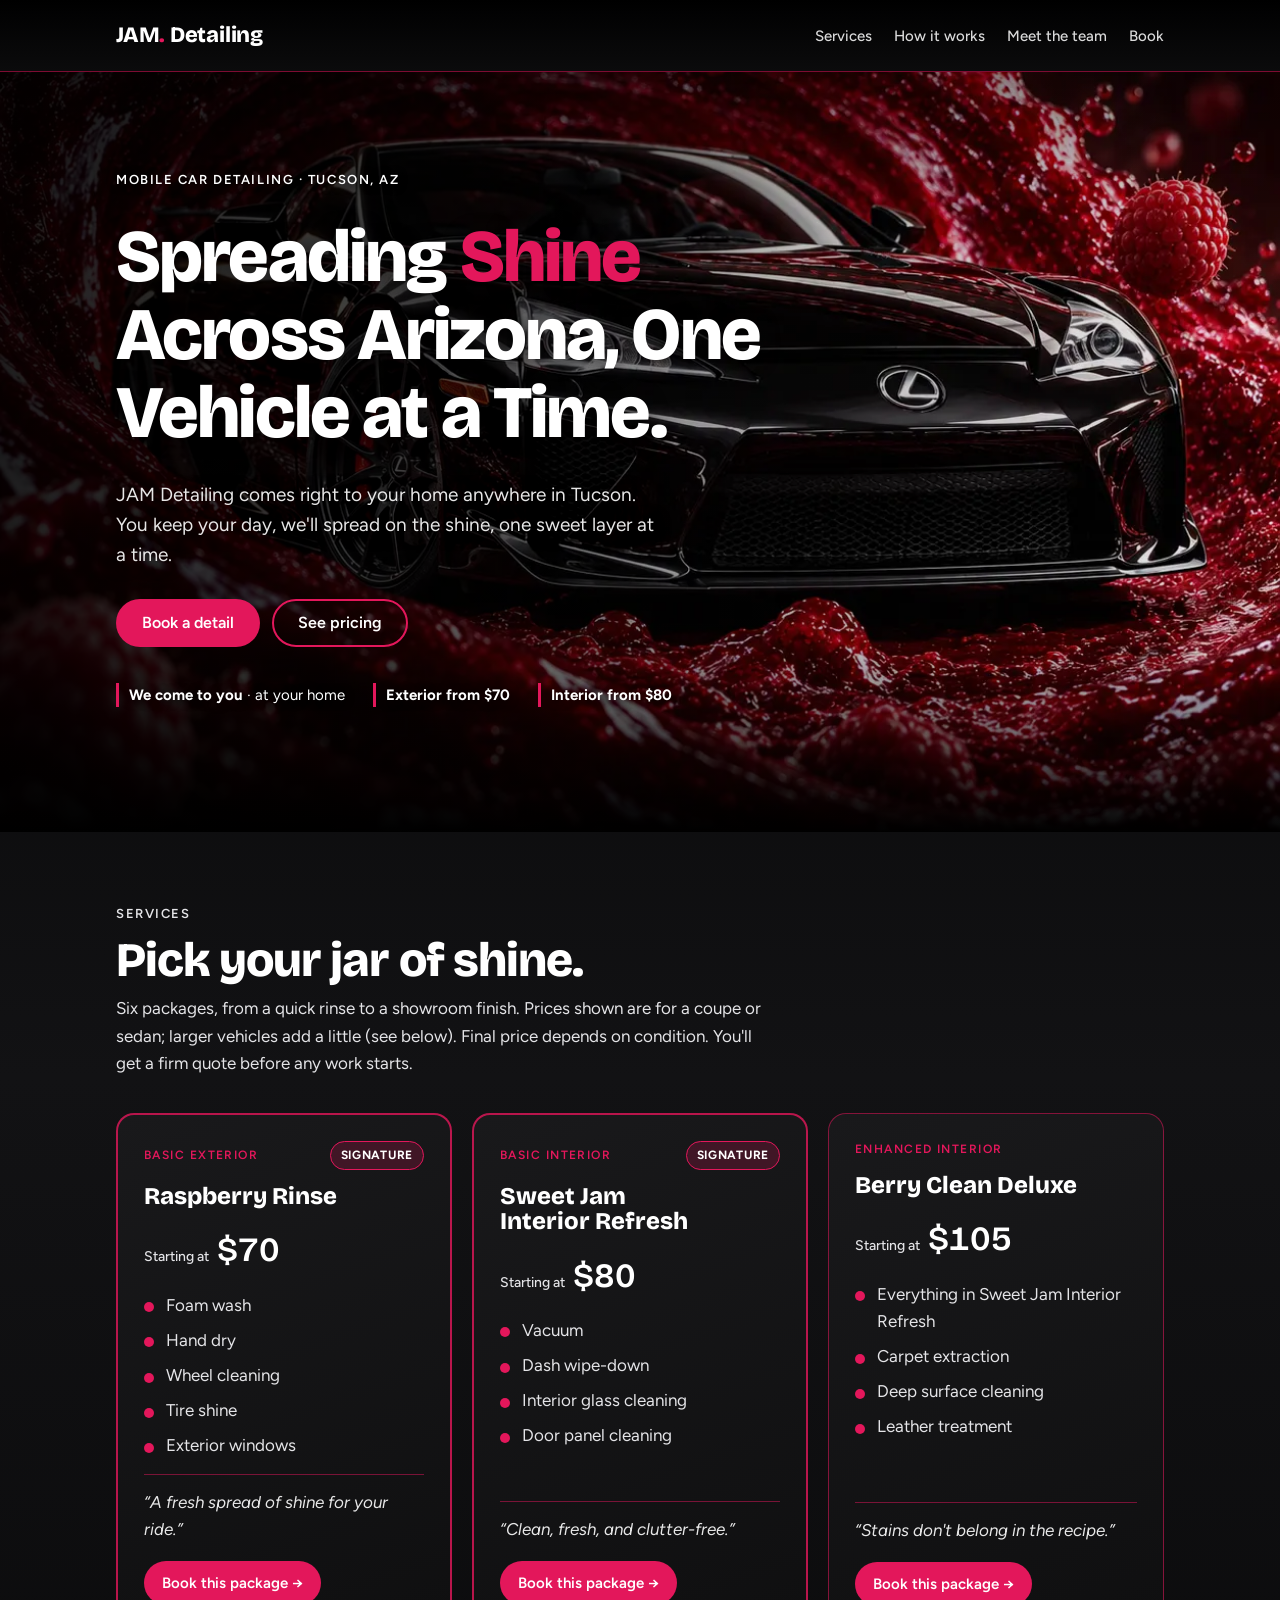
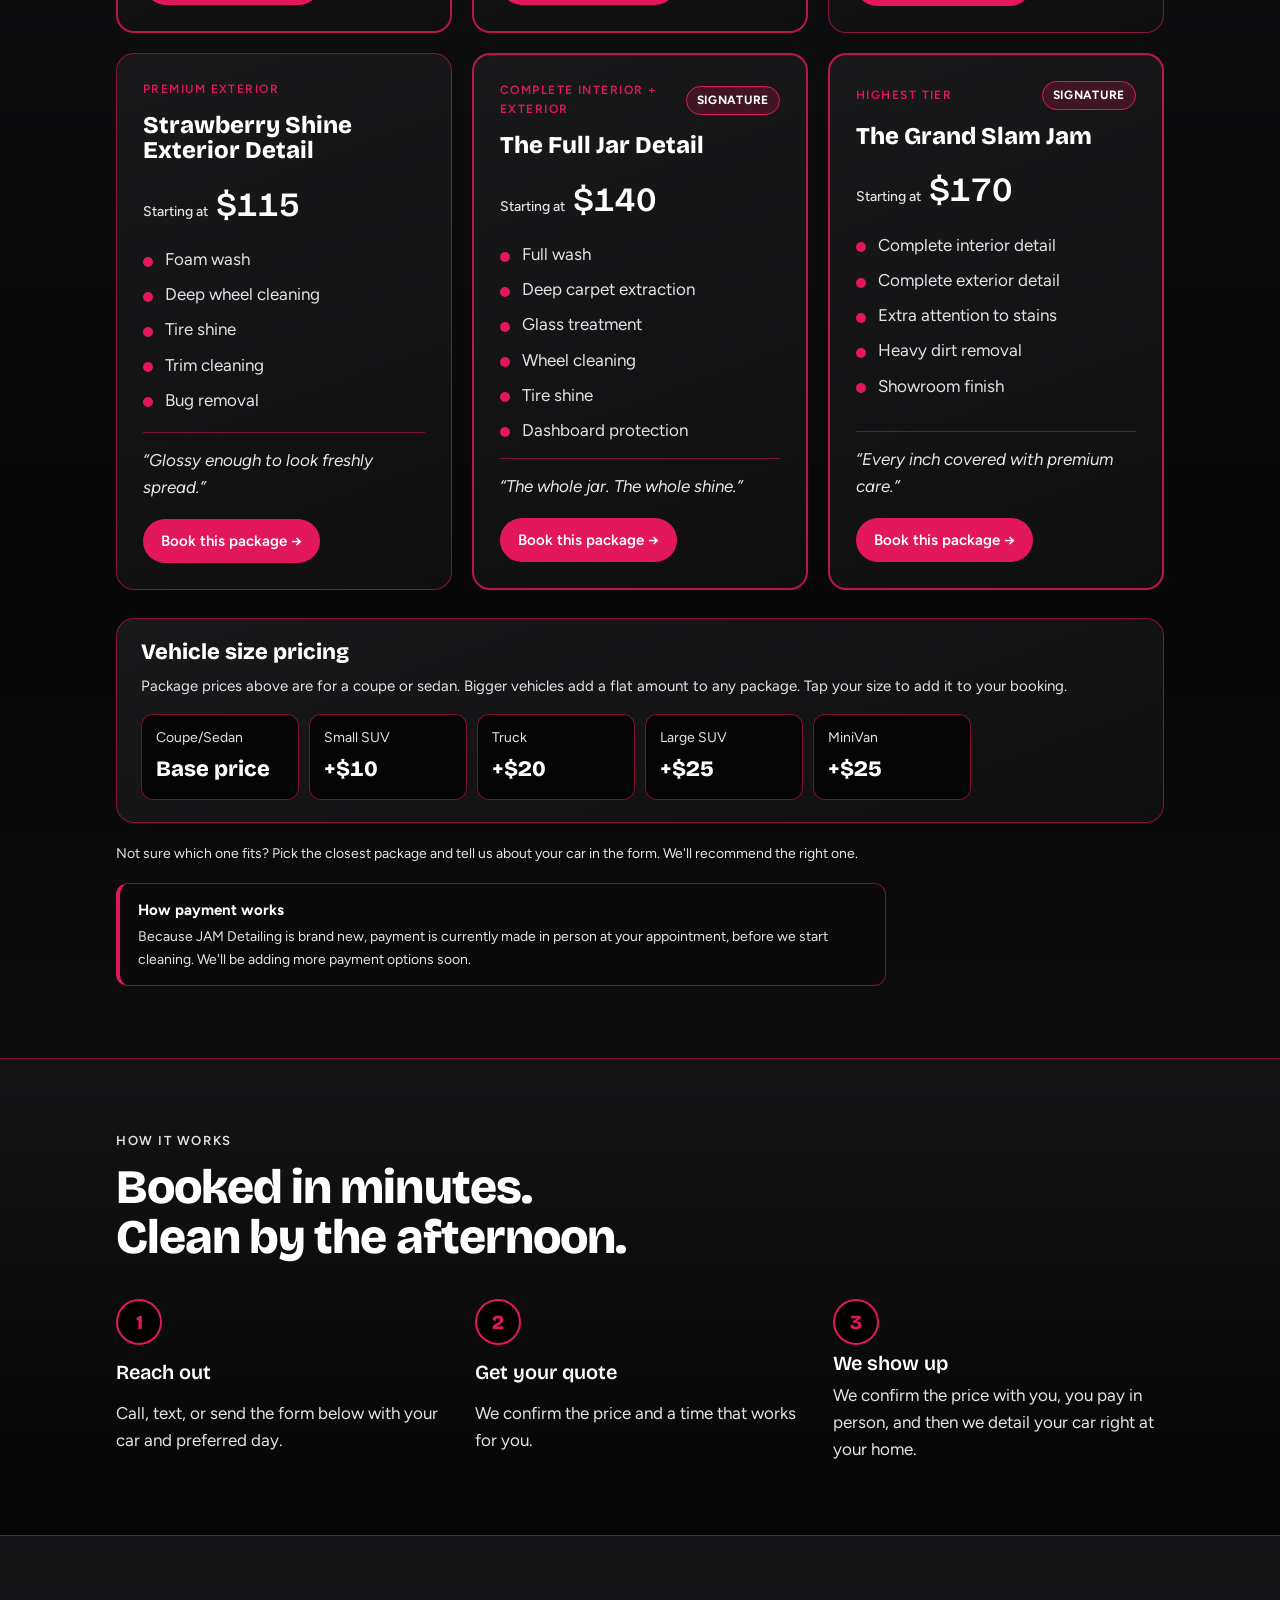
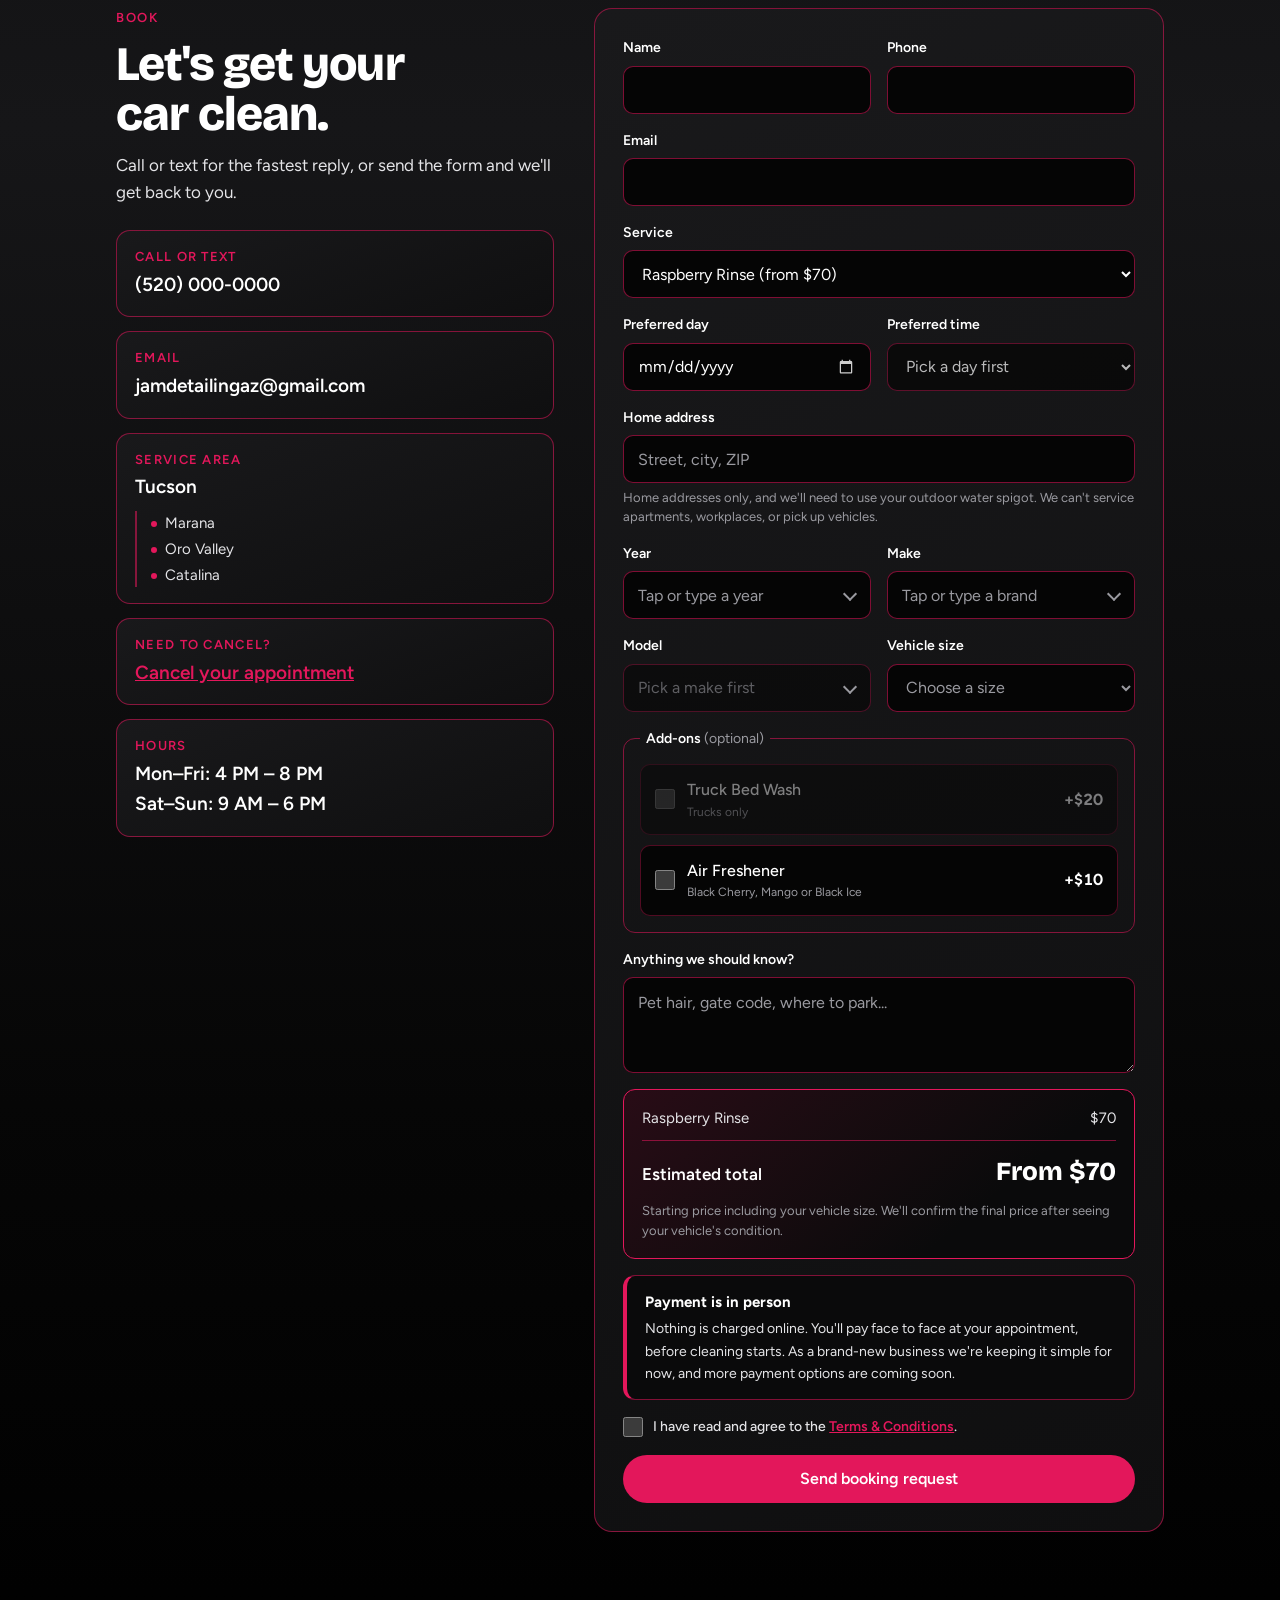
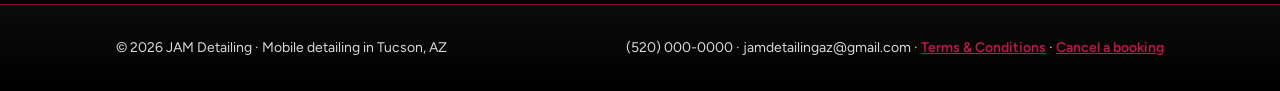
<file: index.html>
<!DOCTYPE html>
<html lang="en">
<head>
<meta charset="utf-8">
<meta name="viewport" content="width=device-width, initial-scale=1">
<meta name="description" content="JAM Detailing: mobile car detailing in Tucson, AZ. Six detailing packages from $70, from a quick exterior rinse to a full showroom finish. We come to you.">
<title>JAM Detailing</title>
<link rel="preconnect" href="https://fonts.googleapis.com">
<link rel="preconnect" href="https://fonts.gstatic.com" crossorigin>
<link rel="preload" as="image" href="assets/hero-car.webp">
<link rel="stylesheet" href="https://fonts.googleapis.com/css2?family=Bricolage+Grotesque:opsz,wght@12..96,600;12..96,800&family=Figtree:wght@400;500;600&display=swap">
<link rel="stylesheet" href="styles.css">
</head>
<body>
<header>
  <div class="wrap nav">
    <a class="logo" href="index.html">JAM<span>.</span> Detailing</a>
    <nav class="nav-links" aria-label="Main">
      <a href="#services">Services</a>
      <a href="#how">How it works</a>
      <a href="team.html">Meet the team</a>
      <a href="#book">Book</a>
    </nav>
  </div>
</header>

<section class="hero" id="top">
  <div class="wrap">
    <p class="eyebrow" style="color: #fff; text-shadow: 0 1px 10px rgba(0,0,0,.9)">Mobile car detailing · Tucson, AZ</p>
    <h1>Spreading <em>Shine</em> Across Arizona, One Vehicle at a Time.</h1>
    <p class="lede">JAM Detailing comes right to your home anywhere in Tucson. You keep your day, we'll spread on the shine, one sweet layer at a time.</p>
    <div class="hero-actions">
      <a class="btn btn-sun" href="#book">Book a detail</a>
      <a class="btn btn-ghost" href="#services">See pricing</a>
    </div>
    <div class="hero-facts">
      <span><b>We come to you</b> · at your home</span>
      <span><b>Exterior from $70</b></span>
      <span><b>Interior from $80</b></span>
    </div>
  </div>
</section>

<section class="band" id="services">
  <div class="wrap">
    <div class="section-head">
      <p class="eyebrow">Services</p>
      <h2>Pick your jar of shine.</h2>
      <p>Six packages, from a quick rinse to a showroom finish. Prices shown are for a coupe or sedan; larger vehicles add a little (see below). Final price depends on condition. You'll get a firm quote before any work starts.</p>
    </div>
    <div class="services">
      <article class="service is-signature" data-service="Raspberry Rinse (from $70)" role="button" tabindex="0" aria-label="Book Raspberry Rinse">
        <div class="service-top"><p class="tier">Basic Exterior</p><span class="badge">Signature</span></div>
        <h3>Raspberry Rinse</h3>
        <p class="price"><small class="from">Starting at</small>$70</p>
        <ul>
          <li>Foam wash</li>
          <li>Hand dry</li>
          <li>Wheel cleaning</li>
          <li>Tire shine</li>
          <li>Exterior windows</li>
        </ul>
        <p class="tagline">&ldquo;A fresh spread of shine for your ride.&rdquo;</p>
        <span class="pick">Book this package <span aria-hidden="true">→</span></span>
      </article>
      <article class="service is-signature" data-service="Sweet Jam Interior Refresh (from $80)" role="button" tabindex="0" aria-label="Book Sweet Jam Interior Refresh">
        <div class="service-top"><p class="tier">Basic Interior</p><span class="badge">Signature</span></div>
        <h3>Sweet Jam Interior Refresh</h3>
        <p class="price"><small class="from">Starting at</small>$80</p>
        <ul>
          <li>Vacuum</li>
          <li>Dash wipe-down</li>
          <li>Interior glass cleaning</li>
          <li>Door panel cleaning</li>
        </ul>
        <p class="tagline">&ldquo;Clean, fresh, and clutter-free.&rdquo;</p>
        <span class="pick">Book this package <span aria-hidden="true">→</span></span>
      </article>
      <article class="service" data-service="Berry Clean Deluxe (from $105)" role="button" tabindex="0" aria-label="Book Berry Clean Deluxe">
        <div class="service-top"><p class="tier">Enhanced Interior</p></div>
        <h3>Berry Clean Deluxe</h3>
        <p class="price"><small class="from">Starting at</small>$105</p>
        <ul>
          <li>Everything in Sweet Jam Interior Refresh</li>
          <li>Carpet extraction</li>
          <li>Deep surface cleaning</li>
          <li>Leather treatment</li>
        </ul>
        <p class="tagline">&ldquo;Stains don&#x27;t belong in the recipe.&rdquo;</p>
        <span class="pick">Book this package <span aria-hidden="true">→</span></span>
      </article>
      <article class="service" data-service="Strawberry Shine Exterior Detail (from $115)" role="button" tabindex="0" aria-label="Book Strawberry Shine Exterior Detail">
        <div class="service-top"><p class="tier">Premium Exterior</p></div>
        <h3>Strawberry Shine Exterior Detail</h3>
        <p class="price"><small class="from">Starting at</small>$115</p>
        <ul>
          <li>Foam wash</li>
          <li>Deep wheel cleaning</li>
          <li>Tire shine</li>
          <li>Trim cleaning</li>
          <li>Bug removal</li>
        </ul>
        <p class="tagline">&ldquo;Glossy enough to look freshly spread.&rdquo;</p>
        <span class="pick">Book this package <span aria-hidden="true">→</span></span>
      </article>
      <article class="service is-signature" data-service="The Full Jar Detail (from $140)" role="button" tabindex="0" aria-label="Book The Full Jar Detail">
        <div class="service-top"><p class="tier">Complete Interior + Exterior</p><span class="badge">Signature</span></div>
        <h3>The Full Jar Detail</h3>
        <p class="price"><small class="from">Starting at</small>$140</p>
        <ul>
          <li>Full wash</li>
          <li>Deep carpet extraction</li>
          <li>Glass treatment</li>
          <li>Wheel cleaning</li>
          <li>Tire shine</li>
          <li>Dashboard protection</li>
        </ul>
        <p class="tagline">&ldquo;The whole jar. The whole shine.&rdquo;</p>
        <span class="pick">Book this package <span aria-hidden="true">→</span></span>
      </article>
      <article class="service is-signature" data-service="The Grand Slam Jam (from $170)" role="button" tabindex="0" aria-label="Book The Grand Slam Jam">
        <div class="service-top"><p class="tier">Highest Tier</p><span class="badge">Signature</span></div>
        <h3>The Grand Slam Jam</h3>
        <p class="price"><small class="from">Starting at</small>$170</p>
        <ul>
          <li>Complete interior detail</li>
          <li>Complete exterior detail</li>
          <li>Extra attention to stains</li>
          <li>Heavy dirt removal</li>
          <li>Showroom finish</li>
        </ul>
        <p class="tagline">&ldquo;Every inch covered with premium care.&rdquo;</p>
        <span class="pick">Book this package <span aria-hidden="true">→</span></span>
      </article>
    </div>
    <div class="size-prices" id="size-prices" aria-labelledby="size-prices-title">
      <h3 id="size-prices-title">Vehicle size pricing</h3>
      <p>Package prices above are for a coupe or sedan. Bigger vehicles add a flat amount to any package. Tap your size to add it to your booking.</p>
      <ul>
        <li><button type="button" class="size-pick" data-size="Coupe/Sedan" aria-pressed="false"><span>Coupe/Sedan</span><b>Base price</b></button></li>
        <li><button type="button" class="size-pick" data-size="Small SUV" aria-pressed="false"><span>Small SUV</span><b>+$10</b></button></li>
        <li><button type="button" class="size-pick" data-size="Truck" aria-pressed="false"><span>Truck</span><b>+$20</b></button></li>
        <li><button type="button" class="size-pick" data-size="Large SUV" aria-pressed="false"><span>Large SUV</span><b>+$25</b></button></li>
        <li><button type="button" class="size-pick" data-size="MiniVan" aria-pressed="false"><span>MiniVan</span><b>+$25</b></button></li>
      </ul>
    </div>
    <p class="price-note">Not sure which one fits? Pick the closest package and tell us about your car in the form. We'll recommend the right one.</p>
    <div class="pay-note" role="note">
      <strong>How payment works</strong>
      <p>Because JAM Detailing is brand new, payment is currently made in person at your appointment, before we start cleaning. We'll be adding more payment options soon.</p>
    </div>
  </div>
</section>

<section class="band how" id="how">
  <div class="wrap">
    <div class="section-head">
      <p class="eyebrow">How it works</p>
      <h2>Booked in minutes. Clean by the afternoon.</h2>
    </div>
    <ol class="steps">
      <li><h3>Reach out</h3><p>Call, text, or send the form below with your car and preferred day.</p></li>
      <li><h3>Get your quote</h3><p>We confirm the price and a time that works for you.</p></li>
      <li><h3>We show up</h3><p>We confirm the price with you, you pay in person, and then we detail your car right at your home.</p></li>
    </ol>
  </div>
</section>

<section class="band" id="book">
  <div class="wrap book-grid">
    <div>
      <p class="eyebrow">Book</p>
      <h2 style="font-size: clamp(32px, 5vw, 48px); font-weight: 800; letter-spacing: -.02em; margin-top: 10px;">Let's get your car clean.</h2>
      <p style="color: var(--muted); margin-top: 12px;">Call or text for the fastest reply, or send the form and we'll get back to you.</p>
      <div class="contact-list">
        <div class="contact"><span>Call or text</span><strong>(520) 000-0000</strong></div>
        <div class="contact"><span>Email</span><strong>jamdetailingaz@gmail.com</strong></div>
        <div class="contact"><span>Service area</span><strong>Tucson</strong>
          <ul class="sub-areas" aria-label="Areas we also cover">
            <li>Marana</li>
            <li>Oro Valley</li>
            <li>Catalina</li>
          </ul>
        </div>
        <div class="contact"><span>Need to cancel?</span><strong><a href="cancel.html">Cancel your appointment</a></strong></div>
        <div class="contact"><span>Hours</span><strong>Mon–Fri: 4 PM – 8 PM<br>Sat–Sun: 9 AM – 6 PM</strong></div>
      </div>
    </div>

    <form id="booking-form" action="https://api.web3forms.com/submit" method="POST">
      <!-- Paste the access key Web3Forms emails you between the quotes below -->
      <input type="hidden" name="access_key" value="fdd90a14-6613-4c3e-94c9-8420f6a2cc3d">
      <input type="hidden" name="subject" value="New booking request - JAM Detailing">
      <input type="hidden" name="from_name" value="JAM Detailing Website">
      <input type="hidden" name="redirect" value="https://web3forms.com/success">
      <input type="checkbox" name="botcheck" style="display:none" tabindex="-1" autocomplete="off">
      <div class="row">
        <label for="f-name">Name<input id="f-name" name="name" required autocomplete="name"></label>
        <label for="f-phone">Phone<input id="f-phone" name="phone" type="tel" required autocomplete="tel"></label>
      </div>
      <label for="f-email">Email<input id="f-email" name="email" type="email" autocomplete="email"></label>
      <label for="f-service">Service
          <select id="f-service" name="service">
            <option data-price="70">Raspberry Rinse (from $70)</option>
            <option data-price="80">Sweet Jam Interior Refresh (from $80)</option>
            <option data-price="105">Berry Clean Deluxe (from $105)</option>
            <option data-price="115">Strawberry Shine Exterior Detail (from $115)</option>
            <option data-price="140">The Full Jar Detail (from $140)</option>
            <option data-price="170">The Grand Slam Jam (from $170)</option>
            <option>Not sure yet, help me choose</option>
          </select>
        </label>
      <div class="row">
        <label for="f-date">Preferred day<input id="f-date" name="date" type="date" required></label>
        <label for="f-time">Preferred time
          <select id="f-time" name="time" required disabled>
            <option value="" disabled selected>Pick a day first</option>
          </select>
        </label>
      </div>
      <label for="f-address">Home address<input id="f-address" name="address" required autocomplete="street-address" placeholder="Street, city, ZIP">
        <small class="field-note">Home addresses only, and we'll need to use your outdoor water spigot. We can't service apartments, workplaces, or pick up vehicles.</small></label>
      <div class="row">
        <div class="field">
          <label for="f-year">Year</label>
          <div class="combo"><input id="f-year" name="vehicle_year" class="combo-input" role="combobox" aria-expanded="false" aria-controls="f-year-list" aria-autocomplete="list" autocomplete="off" inputmode="numeric" placeholder="Tap or type a year">
            <ul class="combo-list" id="f-year-list" role="listbox" hidden></ul></div>
        </div>
        <div class="field">
          <label for="f-make">Make</label>
          <div class="combo"><input id="f-make" name="vehicle_make" class="combo-input" role="combobox" aria-expanded="false" aria-controls="f-make-list" aria-autocomplete="list" autocomplete="off" autocapitalize="words" placeholder="Tap or type a brand">
            <ul class="combo-list" id="f-make-list" role="listbox" hidden></ul></div>
        </div>
      </div>
      <div class="row">
        <div class="field">
          <label for="f-model">Model</label>
          <div class="combo"><input id="f-model" name="vehicle_model" class="combo-input" role="combobox" aria-expanded="false" aria-controls="f-model-list" aria-autocomplete="list" autocomplete="off" autocapitalize="words" placeholder="Pick a make first" disabled>
            <ul class="combo-list" id="f-model-list" role="listbox" hidden></ul></div>
        </div>
        <label for="f-size">Vehicle size
          <select id="f-size" name="vehicle_size" required>
            <option value="" disabled selected>Choose a size</option>
            <option value="Coupe/Sedan" data-price="0">Coupe/Sedan (base price)</option>
            <option value="Small SUV" data-price="10">Small SUV (+$10)</option>
            <option value="Truck" data-price="20">Truck (+$20)</option>
            <option value="Large SUV" data-price="25">Large SUV (+$25)</option>
            <option value="MiniVan" data-price="25">MiniVan (+$25)</option>
          </select>
        </label>
      </div>
      <input type="hidden" name="vehicle" id="f-car" value="">
      <input type="hidden" name="booking_code" id="f-code" value="">
      <fieldset class="addons">
        <legend>Add-ons <span class="opt">(optional)</span></legend>
        <label class="addon" id="addon-bed-wrap"><input type="checkbox" class="addon-box" value="Truck Bed Wash" data-price="20" id="addon-bed">
          <span class="addon-name">Truck Bed Wash<small id="addon-bed-note">Trucks only</small></span><span class="addon-price">+$20</span></label>
        <label class="addon"><input type="checkbox" class="addon-box" value="Air Freshener" data-price="10" id="addon-fresh">
          <span class="addon-name">Air Freshener<small>Black Cherry, Mango or Black Ice</small></span><span class="addon-price">+$10</span></label>
        <label class="scent" for="f-scent" id="scent-wrap" hidden>Air freshener scent
          <select id="f-scent" name="air_freshener_scent" disabled>
            <option>Black Cherry</option>
            <option>Mango</option>
            <option>Black Ice</option>
          </select>
        </label>
        <input type="hidden" name="add_ons" id="f-addons" value="None">
      </fieldset>
      <label for="f-notes">Anything we should know?<textarea id="f-notes" name="notes" placeholder="Pet hair, gate code, where to park..."></textarea></label>
      <div class="quote" id="quote" aria-live="polite">
        <div class="quote-lines" id="quote-lines"></div>
        <div class="quote-total"><span>Estimated total</span><strong id="quote-total">Choose a package</strong></div>
        <p class="quote-note" id="quote-note">Starting prices. We'll confirm your final price after seeing your vehicle's size and condition.</p>
        <input type="hidden" name="estimated_total" id="f-total" value="">
      </div>
      <div class="pay-note pay-note-form" role="note">
        <strong>Payment is in person</strong>
        <p>Nothing is charged online. You'll pay face to face at your appointment, before cleaning starts. As a brand-new business we're keeping it simple for now, and more payment options are coming soon.</p>
      </div>
      <label class="terms-check" for="f-terms"><input type="checkbox" id="f-terms" name="agreed_to_terms" value="Yes" required>
        <span>I have read and agree to the <a href="terms.html" target="_blank" rel="noopener">Terms &amp; Conditions</a>.</span></label>
      <button class="btn btn-sun" type="submit" id="f-submit">Send booking request</button>
      <p class="form-msg" id="form-msg" role="status" hidden></p>
      <div class="form-done" id="form-done" role="status" hidden>
        <div class="form-done-icon" aria-hidden="true">✓</div>
        <h3 id="form-done-title">Request sent!</h3>
        <p id="form-done-text"></p>
        <div class="booking-code" id="done-code" hidden>
          <span>Your booking code</span><strong id="done-code-value"></strong>
          <a id="done-cancel-link" href="cancel.html">Need to cancel? Cancel online</a>
          <small>Screenshot this. You can cancel online up to 24 hours before your appointment.</small>
        </div>
        <p class="form-done-small">Within 24 hours of your appointment, or to change something, call or text us at <span style="white-space: nowrap">(520) 000-0000</span>.</p>
      </div>
    </form>
  </div>
</section>

<footer>
  <div class="wrap">
    <span>© 2026 JAM Detailing · Mobile detailing in Tucson, AZ</span>
    <span>(520) 000-0000 · jamdetailingaz@gmail.com · <a href="terms.html">Terms &amp; Conditions</a> · <a href="cancel.html">Cancel a booking</a></span>
  </div>
</footer>

<script src="assets/config.js"></script>
<script src="assets/vehicles.js"></script>
<script>

  // Year / make / model pickers: tap to see the full list, or type to filter it.
  // Anything typed that isn't on the list is still accepted.
  (function () {
    var DATA = window.JAM_VEHICLES || {};
    var MAKES = Object.keys(DATA).sort();
    var YEARS = [];
    for (var y = new Date().getFullYear() + 1; y >= 1950; y--) YEARS.push(String(y));
    var yearIn = document.getElementById('f-year');
    var makeIn = document.getElementById('f-make');
    var modelIn = document.getElementById('f-model');
    var combined = document.getElementById('f-car');

    function canonicalMake(v) {
      v = v.trim().toLowerCase();
      for (var i = 0; i < MAKES.length; i++) if (MAKES[i].toLowerCase() === v) return MAKES[i];
      return null;
    }
    function models() { var m = canonicalMake(makeIn.value); return m ? DATA[m] : []; }
    function sync() {
      combined.value = [yearIn.value, makeIn.value, modelIn.value].map(function (x) { return x.trim(); }).filter(Boolean).join(' ');
    }
    function refreshModel() {
      var hasMake = makeIn.value.trim() !== '';
      modelIn.disabled = !hasMake;
      modelIn.placeholder = !hasMake ? 'Pick a make first' : (models().length ? 'Tap or type a model' : 'Type your model');
      if (modelIn.value && models().length && !matchExact(models(), modelIn.value)) modelIn.value = '';
      sync();
    }
    function matchExact(list, v) {
      v = v.trim().toLowerCase();
      for (var i = 0; i < list.length; i++) if (list[i].toLowerCase() === v) return list[i];
      return null;
    }
    // Ranks matches: starts with the text first, then a word starting with it, then anywhere.
    function filter(list, q) {
      q = q.trim().toLowerCase();
      if (!q) return list.slice();
      var a = [], b = [], c = [];
      list.forEach(function (item) {
        var l = item.toLowerCase();
        if (l.indexOf(q) === 0) a.push(item);
        else if ((' ' + l.replace(/[-.]/g, ' ')).indexOf(' ' + q) !== -1) b.push(item);
        else if (l.indexOf(q) !== -1) c.push(item);
      });
      return a.concat(b, c);
    }

    function combo(input, getList, onPick) {
      var list = document.getElementById(input.getAttribute('aria-controls'));
      var items = [], active = -1;
      function open(showAll) {
        var all = getList();
        if (!all.length) { close(); return; }
        items = showAll ? all : filter(all, input.value);
        list.innerHTML = '';
        if (!items.length) {
          var li = document.createElement('li');
          li.className = 'combo-empty';
          li.textContent = 'Not on the list? Just type it in.';
          list.appendChild(li);
        }
        items.forEach(function (item, i) {
          var li = document.createElement('li');
          li.role = 'option'; li.id = input.id + '-opt-' + i; li.textContent = item;
          if (item === input.value) li.setAttribute('aria-selected', 'true');
          li.addEventListener('click', function () { pick(item); });
          list.appendChild(li);
        });
        active = -1;
        list.hidden = false;
        input.setAttribute('aria-expanded', 'true');
        var sel = list.querySelector('[aria-selected="true"]');
        list.scrollTop = sel ? sel.offsetTop - 4 : 0;
      }
      function close() {
        list.hidden = true; active = -1;
        input.setAttribute('aria-expanded', 'false');
        input.removeAttribute('aria-activedescendant');
      }
      function pick(item) {
        input.value = item; close(); onPick(); 
      }
      function move(d) {
        var lis = list.querySelectorAll('[role="option"]');
        if (!lis.length) return;
        if (active >= 0) lis[active].classList.remove('is-active');
        active = (active + d + lis.length) % lis.length;
        lis[active].classList.add('is-active');
        lis[active].scrollIntoView({ block: 'nearest' });
        input.setAttribute('aria-activedescendant', lis[active].id);
      }
      list.addEventListener('mousedown', function (e) { e.preventDefault(); });   // keep focus in the box while tapping the list
      input.addEventListener('focus', function () { open(true); });
      input.addEventListener('click', function () { if (list.hidden) open(true); });
      input.addEventListener('input', function () { open(false); onPick(true); });
      input.addEventListener('keydown', function (e) {
        if (e.key === 'ArrowDown') { e.preventDefault(); if (list.hidden) open(true); else move(1); }
        else if (e.key === 'ArrowUp') { e.preventDefault(); move(-1); }
        else if (e.key === 'Enter' && !list.hidden) {
          e.preventDefault();
          var lis = list.querySelectorAll('[role="option"]');
          if (active >= 0) pick(lis[active].textContent);
          else if (lis.length === 1 || (lis.length && input.value.trim())) pick(lis[0].textContent);
          else close();
        }
        else if (e.key === 'Escape') close();
      });
      input.addEventListener('blur', function () {
        close();
        var exact = matchExact(getList(), input.value);   // fix capitalization if it matches a listed option
        if (exact) input.value = exact;
        onPick();
      });
    }

    combo(yearIn, function () { return YEARS; }, sync);
    combo(makeIn, function () { return MAKES; }, function (typing) { if (!typing) refreshModel(); else { modelIn.disabled = makeIn.value.trim() === ''; sync(); } });
    combo(modelIn, models, sync);
    document.getElementById('booking-form').addEventListener('reset', function () { setTimeout(refreshModel, 0); });
    refreshModel();
  })();

  // Clicking a service card selects that service in the form, then scrolls to the vehicle size box.
  (function () {
    var select = document.getElementById('f-service');
    var cards = document.querySelectorAll('.service[data-service]');
    var smooth = !window.matchMedia('(prefers-reduced-motion: reduce)').matches;
    // Highlights the card that matches the chosen service and swaps its button text
    function mark(value) {
      cards.forEach(function (c) {
        var on = c.dataset.service === value;
        c.classList.toggle('is-picked', on);
        c.setAttribute('aria-pressed', on ? 'true' : 'false');
        var btn = c.querySelector('.pick');
        if (btn) btn.innerHTML = on ? 'Selected <span aria-hidden="true">✓</span>' : 'Book this package <span aria-hidden="true">→</span>';
      });
    }
    document.getElementById('booking-form').addEventListener('reset', function () { mark(null); });
    function pick(value) {
      select.value = value;
      if (window.jamUpdateQuote) window.jamUpdateQuote();
      mark(value);
      // Next step: pick a vehicle size in the box right below the packages
      var sizes = document.getElementById('size-prices');
      sizes.scrollIntoView({ behavior: smooth ? 'smooth' : 'auto', block: 'center' });
      sizes.classList.remove('flash'); void sizes.offsetWidth; sizes.classList.add('flash');
    }
    cards.forEach(function (card) {
      card.addEventListener('click', function () { pick(card.dataset.service); });
      card.addEventListener('keydown', function (e) {
        if (e.key === 'Enter' || e.key === ' ') { e.preventDefault(); pick(card.dataset.service); }
      });
    });
    var both = document.querySelector('.pick-both');
    if (both) both.addEventListener('click', function (e) { e.preventDefault(); pick(both.dataset.service); });
    select.addEventListener('change', function () {
      mark(select.value);
    });
  })();

  // Clicking a vehicle size tile picks that size in the form, then scrolls to the booking form.
  (function () {
    var size = document.getElementById('f-size');
    var tiles = document.querySelectorAll('.size-pick');
    var smooth = !window.matchMedia('(prefers-reduced-motion: reduce)').matches;
    function mark() {
      tiles.forEach(function (t) {
        var on = t.dataset.size === size.value;
        t.classList.toggle('is-picked', on);
        t.setAttribute('aria-pressed', on ? 'true' : 'false');
      });
    }
    tiles.forEach(function (t) {
      t.addEventListener('click', function () {
        size.value = t.dataset.size;
        if (window.jamUpdateQuote) window.jamUpdateQuote();
        mark();
        document.getElementById('booking-form').scrollIntoView({ behavior: smooth ? 'smooth' : 'auto', block: 'start' });
        size.classList.remove('flash'); void size.offsetWidth; size.classList.add('flash');
        setTimeout(function () { document.getElementById('f-name').focus({ preventScroll: true }); }, smooth ? 600 : 0);
      });
    });
    size.addEventListener('change', mark);
    document.getElementById('booking-form').addEventListener('reset', function () { setTimeout(mark, 0); });
  })();

  // Don't allow booking a day in the past
  (function () {
    var d = new Date(); d.setMinutes(d.getMinutes() - d.getTimezoneOffset());
    document.getElementById('f-date').min = d.toISOString().slice(0, 10);
  })();

  // Time slots follow the work hours for the chosen day.
  // Weekdays 4 PM to 8 PM, weekends 9 AM to 6 PM (start times end an hour before closing).
  // When the calendar is connected, times that would overlap an existing appointment are grayed out.
  (function () {
    var HOURS = { weekday: [16, 19], weekend: [9, 17] };   // first and last start hour, 24h clock
    var date = document.getElementById('f-date');
    var time = document.getElementById('f-time');
    var service = document.getElementById('f-service');
    var busyCache = {};
    function label(h) { return (h % 12 || 12) + ':00 ' + (h < 12 ? 'AM' : 'PM'); }
    function jobMinutes() {
      var v = service.value || '';
      for (var k in JAM_PACKAGE_HOURS) if (v.indexOf(k) === 0) return JAM_PACKAGE_HOURS[k] * 60;
      return JAM_DEFAULT_HOURS * 60;
    }
    // Gray out slots that are in the past (today) or overlap a booked appointment
    function markTaken() {
      if (!date.value) return;
      var busy = busyCache[date.value] || [];
      var len = jobMinutes();
      var now = new Date();
      var today = new Date(now.getTime() - now.getTimezoneOffset() * 60000).toISOString().slice(0, 10) === date.value;
      var nowMin = now.getHours() * 60 + now.getMinutes();
      for (var i = 0; i < time.options.length; i++) {
        var o = time.options[i];
        var h = Number(o.dataset.hour);
        if (isNaN(h) || o.dataset.hour === undefined) continue;
        var s = h * 60, f = s + len;
        var past = today && s <= nowMin + 30;
        var taken = busy.some(function (b) { return s < b[1] && f > b[0]; });
        o.disabled = past || taken;
        o.text = label(h) + (taken ? ' (booked)' : past ? ' (passed)' : '');
        if (o.disabled && o.selected) time.selectedIndex = 0;
      }
    }
    function loadBusy() {
      var d = date.value;
      if (!JAM_CALENDAR_URL || !d || busyCache[d]) { markTaken(); return; }
      fetch(JAM_CALENDAR_URL + '?date=' + encodeURIComponent(d))
        .then(function (r) { return r.json(); })
        .then(function (j) { if (j && j.busy) { busyCache[d] = j.busy; if (date.value === d) markTaken(); } })
        .catch(function () { /* calendar unreachable: leave every slot open */ });
    }
    function fill() {
      var prev = time.value;
      time.innerHTML = '';
      if (!date.value) {
        time.disabled = true;
        time.add(new Option('Pick a day first', '', true, true)); time.options[0].disabled = true;
        return;
      }
      var parts = date.value.split('-');
      var day = new Date(parts[0], parts[1] - 1, parts[2]).getDay();
      var range = (day === 0 || day === 6) ? HOURS.weekend : HOURS.weekday;
      time.disabled = false;
      time.add(new Option('Choose a time', '', true, true)); time.options[0].disabled = true;
      for (var h = range[0]; h <= range[1]; h++) { var o = new Option(label(h), label(h)); o.dataset.hour = h; time.add(o); }
      time.add(new Option('Flexible, any time works'));
      for (var i = 0; i < time.options.length; i++) if (time.options[i].value === prev && prev) time.selectedIndex = i;
      markTaken();
      loadBusy();
    }
    date.addEventListener('change', fill);
    date.addEventListener('input', fill);
    service.addEventListener('change', markTaken);
    document.getElementById('booking-form').addEventListener('reset', function () { setTimeout(fill, 0); });
    window.jamRefreshSlots = function () { busyCache = {}; fill(); };
  })();

  // Add-ons and live price quote
  (function () {
    var service = document.getElementById('f-service');
    var size = document.getElementById('f-size');
    var boxes = document.querySelectorAll('.addon-box');
    var bed = document.getElementById('addon-bed');
    var fresh = document.getElementById('addon-fresh');
    var scent = document.getElementById('f-scent');
    var scentWrap = document.getElementById('scent-wrap');
    var lines = document.getElementById('quote-lines');
    var total = document.getElementById('quote-total');
    var note = document.getElementById('quote-note');
    var addonsField = document.getElementById('f-addons');
    var totalField = document.getElementById('f-total');
    function money(n) { return '$' + n; }
    function row(name, amt) { return '<div class="quote-line"><span>' + name + '</span><span>' + amt + '</span></div>'; }
    function update() {
      // Truck Bed Wash only applies to trucks
      var isTruck = size.value === 'Truck';
      bed.disabled = !isTruck;
      if (!isTruck) bed.checked = false;
      document.getElementById('addon-bed-wrap').classList.toggle('is-off', !isTruck);

      var opt = service.options[service.selectedIndex];
      var pkgName = opt.text.replace(/\s*\(.*\)\s*$/, '');
      var base = opt.dataset.price ? Number(opt.dataset.price) : null;
      var html = row(pkgName, base === null ? 'Quote' : money(base));
      var extras = 0, picked = [];
      // Vehicle size upcharge
      var sizeOpt = size.options[size.selectedIndex];
      if (size.value && sizeOpt.dataset.price !== undefined) {
        var up = Number(sizeOpt.dataset.price);
        extras += up;
        html += row('Vehicle size: ' + size.value, up ? '+' + money(up) : 'Included');
      }
      // Air freshener scent picker shows only when the add-on is ticked
      scentWrap.hidden = !fresh.checked;
      scent.disabled = !fresh.checked;
      boxes.forEach(function (b) {
        if (!b.checked) return;
        var name = b === fresh ? b.value + ' (' + scent.value + ')' : b.value;
        extras += Number(b.dataset.price); picked.push(name); html += row(name, '+' + money(b.dataset.price));
      });
      lines.innerHTML = html;
      addonsField.value = picked.length ? picked.join(', ') : 'None';
      if (base === null) {
        total.textContent = extras ? money(extras) + ' + package quote' : 'Quoted after we see your car';
        // (size upcharge and add-ons are counted in extras)
        totalField.value = total.textContent;
        note.textContent = "We'll quote this package after seeing your vehicle. Add-on prices are listed above.";
      } else {
        total.textContent = 'From ' + money(base + extras);
        totalField.value = total.textContent;
        note.textContent = "Starting price including your vehicle size. We'll confirm the final price after seeing your vehicle's condition.";
      }
    }
    service.addEventListener('change', update);
    size.addEventListener('change', update);
    boxes.forEach(function (b) { b.addEventListener('change', update); });
    scent.addEventListener('change', update);
    document.getElementById('booking-form').addEventListener('reset', function () { setTimeout(update, 0); });
    window.jamUpdateQuote = update;
    update();
  })();

  // Sends the booking to Web3Forms without leaving the page, then locks the form.
  // One request per visitor: after a successful send the form is replaced with a confirmation,
  // and this browser can't send another one for 4 hours (so impatient re-clicks don't flood the inbox).
  var form = document.getElementById('booking-form');
  var msg = document.getElementById('form-msg');
  var btn = document.getElementById('f-submit');
  var LOCK_KEY = 'jam-booking-sent';
  var CODE_KEY = 'jam-booking-code';
  // Short code the customer can use to cancel online (no look-alike letters like O/0, I/1)
  function newCode() {
    var abc = 'ABCDEFGHJKLMNPQRSTUVWXYZ23456789', out = '';
    var r = new Uint32Array(8);
    (window.crypto || window.msCrypto).getRandomValues(r);
    for (var i = 0; i < 8; i++) out += abc[r[i] % abc.length];
    return out;
  }
  function showCode() {
    var code = '';
    try { code = localStorage.getItem(CODE_KEY) || ''; } catch (err) {}
    if (!code || !JAM_CALENDAR_URL) return;
    document.getElementById('done-code').hidden = false;
    document.getElementById('done-code-value').textContent = code;
    document.getElementById('done-cancel-link').href = 'cancel.html?code=' + code;
  }
  var LOCK_HOURS = 4;
  var sending = false;

  function lockedAt() {
    try { var t = Number(localStorage.getItem(LOCK_KEY)); return t && (Date.now() - t) < LOCK_HOURS * 3600e3 ? t : 0; }
    catch (err) { return 0; }
  }
  function lockForm(justSent) {
    form.classList.add('is-locked');
    form.querySelectorAll('input, select, textarea, button').forEach(function (el) { el.disabled = true; });
    var done = document.getElementById('form-done');
    showCode();
    done.hidden = false;
    document.getElementById('form-done-title').textContent = justSent ? 'Request sent!' : 'Request already sent';
    document.getElementById('form-done-text').textContent = justSent
      ? "Thanks! We got your booking request and will reach out soon to confirm your time. No need to send it again."
      : "Looks like you already sent us a booking request. We'll reach out soon to confirm. No need to send another one.";
  }
  if (lockedAt()) {
    lockForm(false);
    // If the booking was cancelled (maybe from another phone or the email link), unlock the form so they can book again
    var savedCode = '';
    try { savedCode = localStorage.getItem(CODE_KEY) || ''; } catch (err) {}
    if (savedCode && JAM_CALENDAR_URL) {
      fetch(JAM_CALENDAR_URL + '?action=status&code=' + encodeURIComponent(savedCode))
        .then(function (r) { return r.json(); })
        .then(function (j) {
          if (j && j.exists === false) {
            try { localStorage.removeItem(LOCK_KEY); localStorage.removeItem(CODE_KEY); } catch (err) {}
            location.reload();
          }
        })
        .catch(function () {});
    }
  }

  // Adds the booking to Google Calendar (only when JAM_CALENDAR_URL is set). The email is still sent either way.
  function sendToCalendar(data) {
    if (!JAM_CALENDAR_URL) return;
    var body = new URLSearchParams();
    data.forEach(function (v, k) { if (k !== 'access_key' && k !== 'subject' && k !== 'from_name') body.append(k, v); });
    fetch(JAM_CALENDAR_URL, { method: 'POST', mode: 'no-cors', keepalive: true, body: body }).catch(function () {});
  }

  form.addEventListener('submit', function (e) {
    e.preventDefault();
    if (sending || lockedAt()) return;          // ignore double-clicks and repeat sends
    if (!form.reportValidity()) return;
    sending = true;
    btn.disabled = true;
    btn.textContent = 'Sending...';
    msg.hidden = true;
    document.getElementById('f-code').value = newCode();
    var data = new FormData(form);
    data.delete('redirect');
    fetch('https://api.web3forms.com/submit', {
      method: 'POST',
      headers: { 'Accept': 'application/json' },
      body: data
    })
      .then(function (res) { return res.json(); })
      .then(function (json) {
        if (json.success) {
          sendToCalendar(data);
          try { localStorage.setItem(LOCK_KEY, String(Date.now())); localStorage.setItem(CODE_KEY, data.get('booking_code')); } catch (err) {}
          lockForm(true);
          document.getElementById('form-done').scrollIntoView({ behavior: 'smooth', block: 'center' });
        } else {
          msg.textContent = 'Something went wrong sending your request. Please try again in a moment, or call or text (520) 000-0000.';
          msg.hidden = false;
        }
      })
      .catch(function () {
        msg.textContent = 'Your request could not be sent. Check your connection and try again, or call or text (520) 000-0000.';
        msg.hidden = false;
      })
      .finally(function () {
        sending = false;
        if (!form.classList.contains('is-locked')) {
          btn.disabled = false;
          btn.textContent = 'Send booking request';
        }
      });
  });
</script>
</body>
</html>
</file>
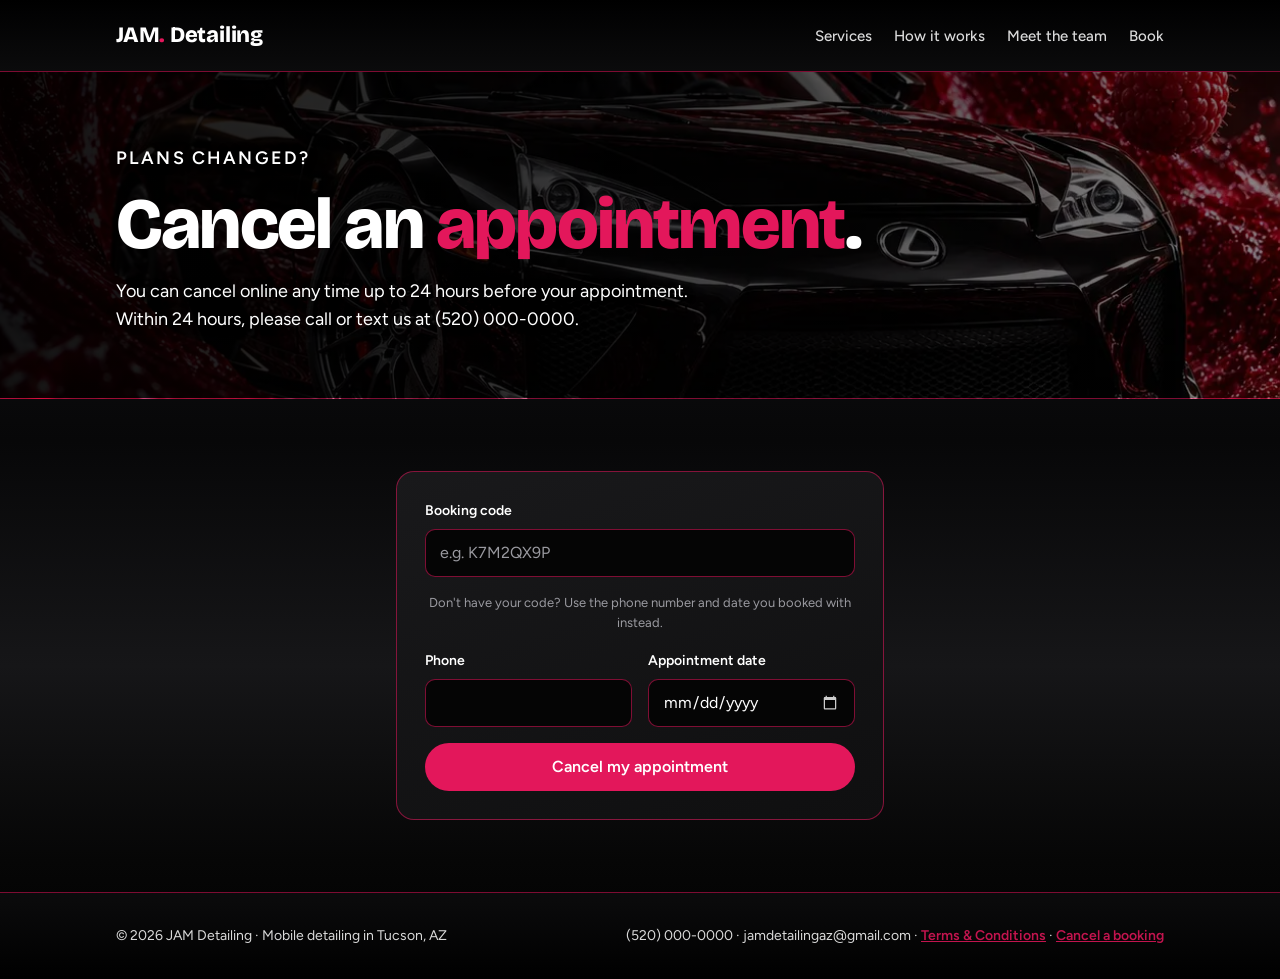
<file: cancel.html>
<!DOCTYPE html>
<html lang="en">
<head>
<meta charset="utf-8">
<meta name="viewport" content="width=device-width, initial-scale=1">
<meta name="description" content="Cancel your JAM Detailing appointment online, up to 24 hours before.">
<meta name="robots" content="noindex">
<title>Cancel an Appointment · JAM Detailing</title>
<link rel="preconnect" href="https://fonts.googleapis.com">
<link rel="preconnect" href="https://fonts.gstatic.com" crossorigin>
<link rel="stylesheet" href="https://fonts.googleapis.com/css2?family=Bricolage+Grotesque:opsz,wght@12..96,600;12..96,800&family=Figtree:wght@400;500;600&display=swap">
<link rel="stylesheet" href="styles.css">
</head>
<body>
<header>
  <div class="wrap nav">
    <a class="logo" href="index.html">JAM<span>.</span> Detailing</a>
    <nav class="nav-links" aria-label="Main">
      <a href="index.html#services">Services</a>
      <a href="index.html#how">How it works</a>
      <a href="team.html">Meet the team</a>
      <a href="index.html#book">Book</a>
    </nav>
  </div>
</header>

<section class="page-hero">
  <div class="wrap">
    <p class="eyebrow" style="color: #fff">Plans changed?</p>
    <h1>Cancel an <em>appointment</em>.</h1>
    <p>You can cancel online any time up to 24 hours before your appointment. Within 24 hours, please call or text us at (520) 000-0000.</p>
  </div>
</section>

<section class="band">
  <div class="wrap cancel-card">
    <form id="cancel-form" novalidate>
      <label for="c-code">Booking code<input id="c-code" name="code" autocomplete="off" autocapitalize="characters" spellcheck="false" placeholder="e.g. K7M2QX9P"></label>
      <p class="cancel-or">Don't have your code? Use the phone number and date you booked with instead.</p>
      <div class="row">
        <label for="c-phone">Phone<input id="c-phone" name="phone" type="tel" autocomplete="tel"></label>
        <label for="c-date">Appointment date<input id="c-date" name="date" type="date"></label>
      </div>
      <button class="btn btn-sun" type="submit" id="c-submit">Cancel my appointment</button>
      <div class="cancel-result" id="c-result" role="status" aria-live="polite" hidden></div>
    </form>
  </div>
</section>

<footer>
  <div class="wrap">
    <span>© 2026 JAM Detailing · Mobile detailing in Tucson, AZ</span>
    <span>(520) 000-0000 · jamdetailingaz@gmail.com · <a href="terms.html">Terms &amp; Conditions</a> · <a href="cancel.html">Cancel a booking</a></span>
  </div>
</footer>

<script src="assets/config.js"></script>
<script>
  (function () {
    var PHONE = '(520) 000-0000';
    var form = document.getElementById('cancel-form');
    var code = document.getElementById('c-code');
    var phone = document.getElementById('c-phone');
    var date = document.getElementById('c-date');
    var btn = document.getElementById('c-submit');
    var out = document.getElementById('c-result');
    var confirming = false, busy = false;

    var fromLink = new URLSearchParams(location.search).get('code');
    if (fromLink) code.value = fromLink.toUpperCase();

    function show(kind, title, text, html) {
      out.hidden = false;
      out.className = 'cancel-result' + (kind === 'ok' ? ' is-ok' : '');
      out.innerHTML = '';
      var s = document.createElement('strong'); s.textContent = title; out.appendChild(s);
      var p = document.createElement('p'); p.textContent = text; out.appendChild(p);
      if (html) { var x = document.createElement('p'); x.innerHTML = html; out.appendChild(x); }
    }
    function resetButton() { confirming = false; btn.textContent = 'Cancel my appointment'; btn.className = 'btn btn-sun'; }
    [code, phone, date].forEach(function (el) { el.addEventListener('input', resetButton); });

    form.addEventListener('submit', function (e) {
      e.preventDefault();
      if (busy) return;
      var c = code.value.trim(), ph = phone.value.trim(), d = date.value;
      if (!c && !(ph && d)) {
        show('err', 'We need a little more info', 'Enter your booking code, or your phone number and appointment date.');
        return;
      }
      if (!JAM_CALENDAR_URL) {
        show('err', 'Online cancelling isn’t available right now', 'Please call or text us at ' + PHONE + ' to cancel.');
        return;
      }
      // Two taps to cancel, so nobody cancels by accident
      if (!confirming) {
        confirming = true;
        btn.textContent = 'Tap again to confirm cancelling';
        btn.className = 'btn btn-danger';
        show('err', 'Are you sure?', 'This removes your appointment. If you still want to cancel, tap the button again.');
        return;
      }
      busy = true; btn.disabled = true; btn.textContent = 'Cancelling...';
      var q = c ? 'code=' + encodeURIComponent(c) : 'phone=' + encodeURIComponent(ph) + '&date=' + encodeURIComponent(d);
      fetch(JAM_CALENDAR_URL + '?action=cancel&' + q)
        .then(function (r) { return r.json(); })
        .then(function (j) {
          if (j.ok) {
            show('ok', 'Your appointment is cancelled', 'Your appointment for ' + j.when + ' has been cancelled. Thanks for letting us know!',
              'Want a different day? <a href="index.html#book">Book again</a>');
            try { localStorage.removeItem('jam-booking-sent'); localStorage.removeItem('jam-booking-code'); } catch (err) {}
            form.querySelectorAll('input').forEach(function (el) { el.disabled = true; });
            btn.hidden = true;
          } else if (j.reason === 'too_late') {
            show('err', 'Too close to cancel online', 'Your appointment on ' + j.when + ' is less than 24 hours away, so it can\u2019t be cancelled online. Please call or text us at ' + PHONE + ' to cancel.',
              '<a href="tel:5200000000">Call</a> · <a href="sms:5200000000">Text</a>');
          } else {
            show('err', 'We couldn’t find that booking', c
              ? 'Double-check your booking code, or try your phone number and appointment date instead.'
              : 'Make sure the phone number and date match your booking, or call or text us at ' + PHONE + '.');
          }
        })
        .catch(function () {
          show('err', 'Something went wrong', 'We couldn’t reach our booking system. Please try again in a minute, or call or text us at ' + PHONE + '.');
        })
        .finally(function () {
          busy = false; btn.disabled = false;
          if (!btn.hidden) resetButton();
        });
    });
  })();
</script>
</body>
</html>
</file>
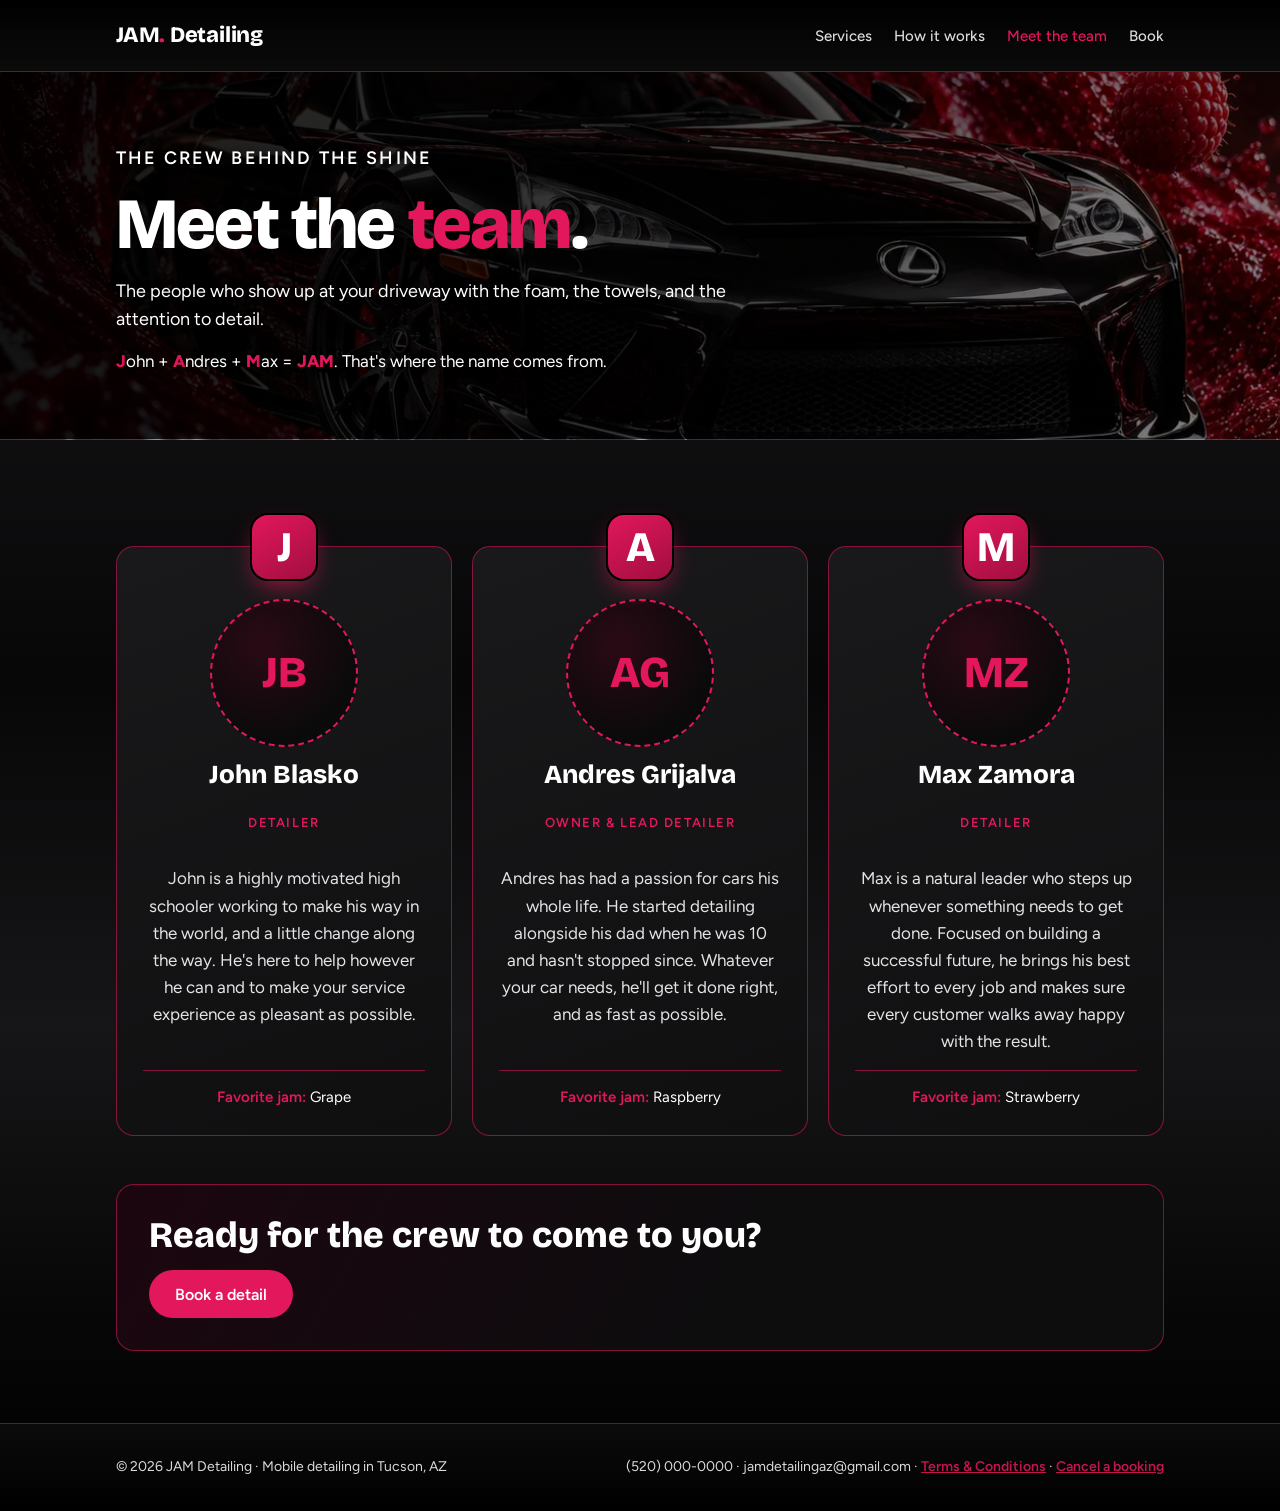
<file: team.html>
<!DOCTYPE html>
<html lang="en">
<head>
<meta charset="utf-8">
<meta name="viewport" content="width=device-width, initial-scale=1">
<meta name="description" content="Meet the JAM Detailing team: the people who bring mobile car detailing to your driveway in Tucson, AZ.">
<title>Meet the Team · JAM Detailing</title>
<link rel="preconnect" href="https://fonts.googleapis.com">
<link rel="preconnect" href="https://fonts.gstatic.com" crossorigin>
<link rel="stylesheet" href="https://fonts.googleapis.com/css2?family=Bricolage+Grotesque:opsz,wght@12..96,600;12..96,800&family=Figtree:wght@400;500;600&display=swap">
<link rel="stylesheet" href="styles.css">
</head>
<body>
<header>
  <div class="wrap nav">
    <a class="logo" href="index.html">JAM<span>.</span> Detailing</a>
    <nav class="nav-links" aria-label="Main">
      <a href="index.html#services">Services</a>
      <a href="index.html#how">How it works</a>
      <a href="team.html" aria-current="page">Meet the team</a>
      <a href="index.html#book">Book</a>
    </nav>
  </div>
</header>

<section class="page-hero">
  <div class="wrap">
    <p class="eyebrow" style="color: #fff">The crew behind the shine</p>
    <h1>Meet the <em>team</em>.</h1>
    <p>The people who show up at your driveway with the foam, the towels, and the attention to detail.</p>
    <p class="jam-spell"><b>J</b>ohn + <b>A</b>ndres + <b>M</b>ax = <b>JAM</b>. That's where the name comes from.</p>
  </div>
</section>

<section class="band">
  <div class="wrap">
    <div class="team">
      <!-- Cards are ordered J, A, M so the first initials spell JAM. To add a photo, put it in the
           assets folder and swap a photo-slot div for: <img class="photo" src="assets/NAME.jpg" alt="Photo of NAME"> -->
      <article class="member">
        <div class="jam-letter" aria-label="J for John">J</div>
        <div class="photo-slot" aria-hidden="true"><span class="initials">JB</span></div>
        <h2>John Blasko</h2>
        <p class="role">Detailer</p>
        <p class="bio">John is a highly motivated high schooler working to make his way in the world, and a little change along the way. He's here to help however he can and to make your service experience as pleasant as possible.</p>
        <p class="fact"><b>Favorite jam:</b> Grape</p>
      </article>
      <article class="member">
        <div class="jam-letter" aria-label="A for Andres">A</div>
        <div class="photo-slot" aria-hidden="true"><span class="initials">AG</span></div>
        <h2>Andres Grijalva</h2>
        <p class="role">Owner &amp; Lead Detailer</p>
        <p class="bio">Andres has had a passion for cars his whole life. He started detailing alongside his dad when he was 10 and hasn't stopped since. Whatever your car needs, he'll get it done right, and as fast as possible.</p>
        <p class="fact"><b>Favorite jam:</b> Raspberry</p>
      </article>
      <article class="member">
        <div class="jam-letter" aria-label="M for Max">M</div>
        <div class="photo-slot" aria-hidden="true"><span class="initials">MZ</span></div>
        <h2>Max Zamora</h2>
        <p class="role">Detailer</p>
        <p class="bio">Max is a natural leader who steps up whenever something needs to get done. Focused on building a successful future, he brings his best effort to every job and makes sure every customer walks away happy with the result.</p>
        <p class="fact"><b>Favorite jam:</b> Strawberry</p>
      </article>
    </div>

    <div class="cta">
      <h2>Ready for the crew to come to you?</h2>
      <a class="btn btn-sun" href="index.html#book">Book a detail</a>
    </div>
  </div>
</section>

<footer>
  <div class="wrap">
    <span>© 2026 JAM Detailing · Mobile detailing in Tucson, AZ</span>
    <span>(520) 000-0000 · jamdetailingaz@gmail.com · <a href="terms.html">Terms &amp; Conditions</a> · <a href="cancel.html">Cancel a booking</a></span>
  </div>
</footer>
</body>
</html>
</file>
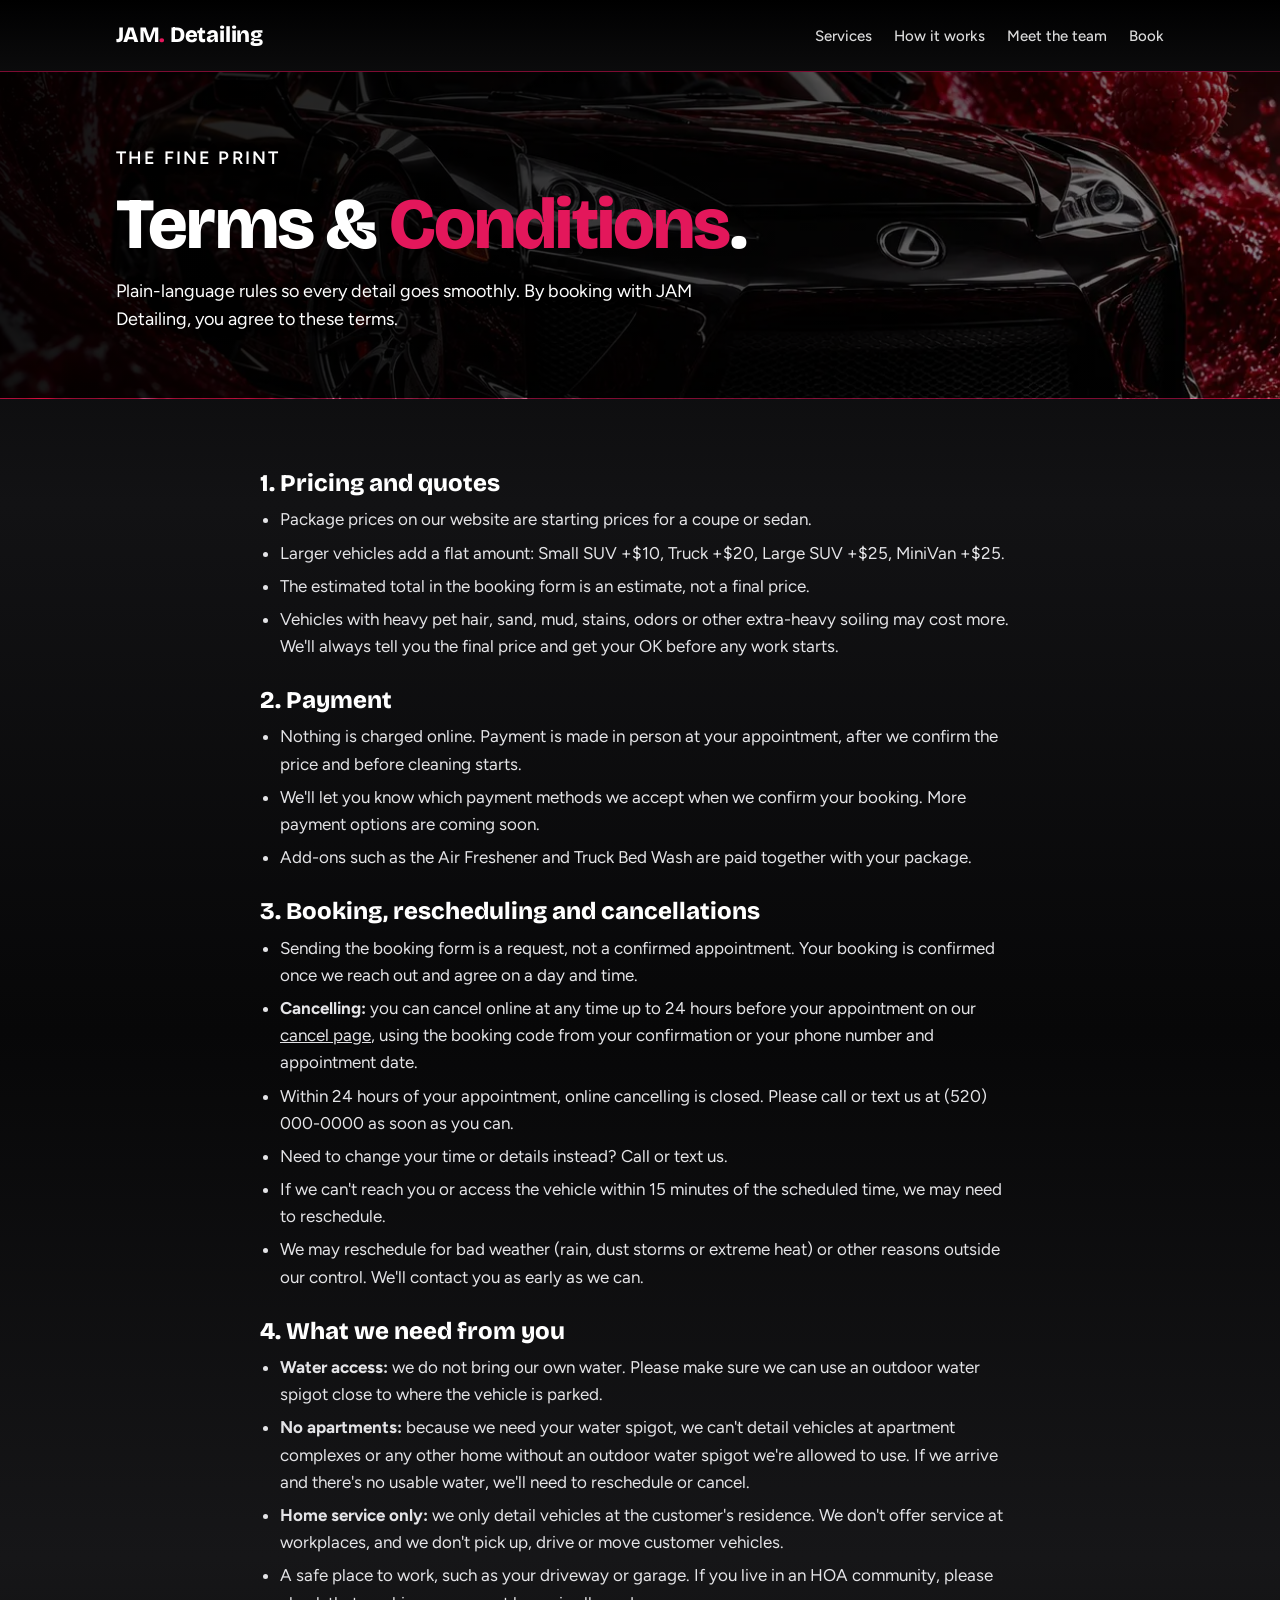
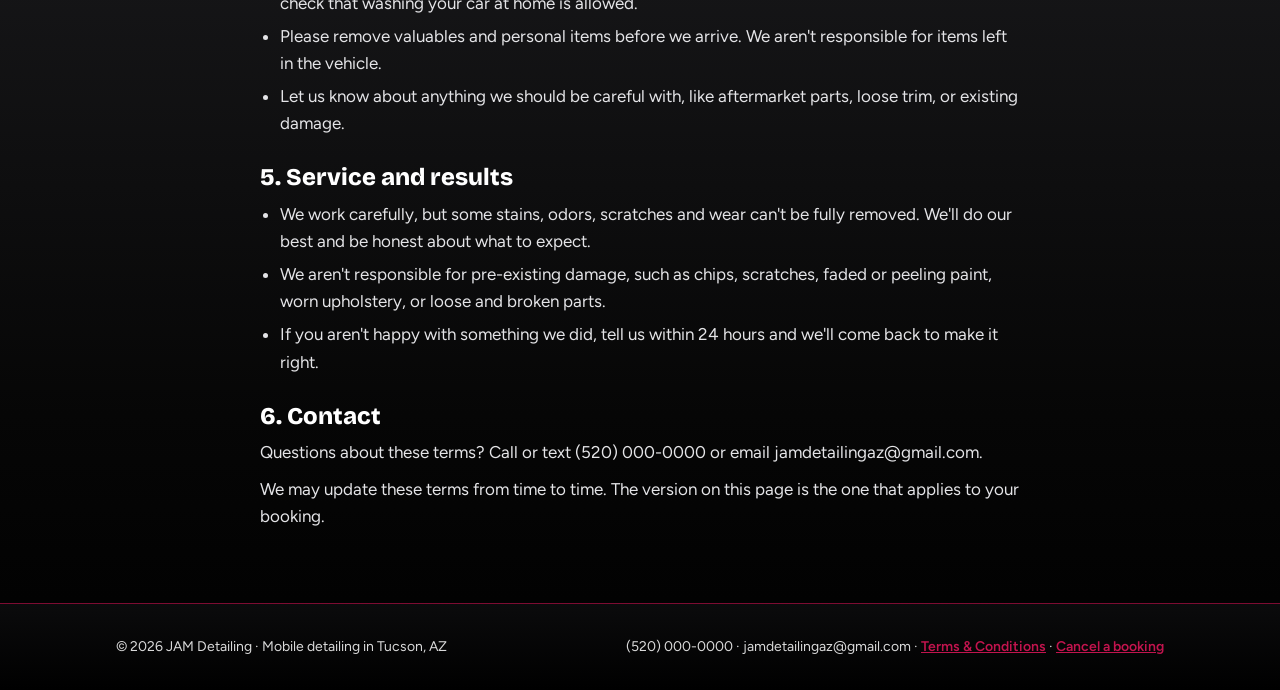
<file: terms.html>
<!DOCTYPE html>
<html lang="en">
<head>
<meta charset="utf-8">
<meta name="viewport" content="width=device-width, initial-scale=1">
<meta name="description" content="Terms and conditions for JAM Detailing mobile car detailing in Tucson, AZ: pricing, payment, scheduling and service.">
<title>Terms &amp; Conditions · JAM Detailing</title>
<link rel="preconnect" href="https://fonts.googleapis.com">
<link rel="preconnect" href="https://fonts.gstatic.com" crossorigin>
<link rel="stylesheet" href="https://fonts.googleapis.com/css2?family=Bricolage+Grotesque:opsz,wght@12..96,600;12..96,800&family=Figtree:wght@400;500;600&display=swap">
<link rel="stylesheet" href="styles.css">
</head>
<body>
<header>
  <div class="wrap nav">
    <a class="logo" href="index.html">JAM<span>.</span> Detailing</a>
    <nav class="nav-links" aria-label="Main">
      <a href="index.html#services">Services</a>
      <a href="index.html#how">How it works</a>
      <a href="team.html">Meet the team</a>
      <a href="index.html#book">Book</a>
    </nav>
  </div>
</header>

<section class="page-hero">
  <div class="wrap">
    <p class="eyebrow" style="color: #fff">The fine print</p>
    <h1>Terms &amp; <em>Conditions</em>.</h1>
    <p>Plain-language rules so every detail goes smoothly. By booking with JAM Detailing, you agree to these terms.</p>
  </div>
</section>

<section class="band">
  <div class="wrap terms">
    <section>
      <h2>1. Pricing and quotes</h2>
      <ul>
        <li>Package prices on our website are starting prices for a coupe or sedan.</li>
        <li>Larger vehicles add a flat amount: Small SUV +$10, Truck +$20, Large SUV +$25, MiniVan +$25.</li>
        <li>The estimated total in the booking form is an estimate, not a final price.</li>
        <li>Vehicles with heavy pet hair, sand, mud, stains, odors or other extra-heavy soiling may cost more. We'll always tell you the final price and get your OK before any work starts.</li>
      </ul>
    </section>

    <section>
      <h2>2. Payment</h2>
      <ul>
        <li>Nothing is charged online. Payment is made in person at your appointment, after we confirm the price and before cleaning starts.</li>
        <li>We'll let you know which payment methods we accept when we confirm your booking. More payment options are coming soon.</li>
        <li>Add-ons such as the Air Freshener and Truck Bed Wash are paid together with your package.</li>
      </ul>
    </section>

    <section>
      <h2>3. Booking, rescheduling and cancellations</h2>
      <ul>
        <li>Sending the booking form is a request, not a confirmed appointment. Your booking is confirmed once we reach out and agree on a day and time.</li>
        <li><strong>Cancelling:</strong> you can cancel online at any time up to 24 hours before your appointment on our <a href="cancel.html">cancel page</a>, using the booking code from your confirmation or your phone number and appointment date.</li>
        <li>Within 24 hours of your appointment, online cancelling is closed. Please call or text us at (520) 000-0000 as soon as you can.</li>
        <li>Need to change your time or details instead? Call or text us.</li>
        <li>If we can't reach you or access the vehicle within 15 minutes of the scheduled time, we may need to reschedule.</li>
        <li>We may reschedule for bad weather (rain, dust storms or extreme heat) or other reasons outside our control. We'll contact you as early as we can.</li>
      </ul>
    </section>

    <section>
      <h2>4. What we need from you</h2>
      <ul>
        <li><strong>Water access:</strong> we do not bring our own water. Please make sure we can use an outdoor water spigot close to where the vehicle is parked.</li>
        <li><strong>No apartments:</strong> because we need your water spigot, we can't detail vehicles at apartment complexes or any other home without an outdoor water spigot we're allowed to use. If we arrive and there's no usable water, we'll need to reschedule or cancel.</li>
        <li><strong>Home service only:</strong> we only detail vehicles at the customer's residence. We don't offer service at workplaces, and we don't pick up, drive or move customer vehicles.</li>
        <li>A safe place to work, such as your driveway or garage. If you live in an HOA community, please check that washing your car at home is allowed.</li>
        <li>Please remove valuables and personal items before we arrive. We aren't responsible for items left in the vehicle.</li>
        <li>Let us know about anything we should be careful with, like aftermarket parts, loose trim, or existing damage.</li>
      </ul>
    </section>

    <section>
      <h2>5. Service and results</h2>
      <ul>
        <li>We work carefully, but some stains, odors, scratches and wear can't be fully removed. We'll do our best and be honest about what to expect.</li>
        <li>We aren't responsible for pre-existing damage, such as chips, scratches, faded or peeling paint, worn upholstery, or loose and broken parts.</li>
        <li>If you aren't happy with something we did, tell us within 24 hours and we'll come back to make it right.</li>
      </ul>
    </section>

    <section>
      <h2>6. Contact</h2>
      <p>Questions about these terms? Call or text (520) 000-0000 or email jamdetailingaz@gmail.com.</p>
      <p>We may update these terms from time to time. The version on this page is the one that applies to your booking.</p>
    </section>
  </div>
</section>

<footer>
  <div class="wrap">
    <span>© 2026 JAM Detailing · Mobile detailing in Tucson, AZ</span>
    <span>(520) 000-0000 · jamdetailingaz@gmail.com · <a href="terms.html">Terms &amp; Conditions</a> · <a href="cancel.html">Cancel a booking</a></span>
  </div>
</footer>
</body>
</html>
</file>
<file: styles.css>
/* Layout: full-width bands, each with a centered 1080px inner column.
   Theme: gradient-finished black like polished paint, raspberry red accents and borders, white text. */
:root {
  --bg: #050505;
  --surface: #0f0f10;
  --surface-2: #19191b;
  --ink: #ffffff;
  --muted: #e4e4e7;        /* secondary text, still reads as white */
  --rasp: #e3175b;          /* raspberry red */
  --rasp-deep: #a10e40;
  --line: color-mix(in srgb, var(--rasp) 55%, transparent);
  --deep-ink: #ffffff;
  --sun: var(--rasp);       /* main accent (buttons, highlights) */
  --sun-ink: #ffffff;
  --accent: var(--rasp);
  --font-display: "Bricolage Grotesque", "Arial Black", system-ui, sans-serif;
  --font-body: "Figtree", system-ui, -apple-system, "Segoe UI", sans-serif;
  color-scheme: dark;
}

* { box-sizing: border-box; }

body { margin: 0; color: var(--ink); font-family: var(--font-body); font-size: 17px; line-height: 1.6; min-height: 100vh;
  background: linear-gradient(180deg, #000 0%, #121214 22%, #070708 45%, #161618 68%, #060606 88%, #000 100%); }
h1, h2, h3 { font-family: var(--font-display); line-height: 1.05; margin: 0; text-wrap: balance; }
p { margin: 0; }
a { color: inherit; }
.wrap { max-width: 1080px; margin: 0 auto; padding-left: max(16px, env(safe-area-inset-left, 0px)); padding-right: max(16px, env(safe-area-inset-right, 0px)); }
.band { padding-block: 72px; }
.eyebrow { font-size: 13px; font-weight: 600; letter-spacing: .12em; text-transform: uppercase; color: var(--accent); }

/* Header */
header { background: linear-gradient(180deg, #000, #0b0b0c); color: var(--deep-ink); border-bottom: 1px solid var(--line); }
.nav { display: flex; align-items: center; justify-content: space-between; gap: 16px; padding-block: 18px; flex-wrap: wrap; }
.logo { font-family: var(--font-display); font-weight: 800; font-size: 22px; letter-spacing: -.01em; text-decoration: none; }
.logo span { color: var(--sun); }
.nav-links { display: flex; gap: 22px; font-size: 15px; font-weight: 500; }
.nav-links a { text-decoration: none; opacity: .85; }
.nav-links a:hover { opacity: 1; }

/* Hero */
.hero { color: var(--deep-ink); position: relative; overflow: hidden; min-height: min(86vh, 760px); display: grid; align-items: center;
  background: #000 url("assets/hero-car.webp") 62% 55% / cover no-repeat; }
/* Darkens the photo behind the headline so the white text stays readable */
.hero::before { content: ""; position: absolute; inset: 0; pointer-events: none;
  background:
    linear-gradient(90deg, rgba(0,0,0,.88) 0%, rgba(0,0,0,.72) 32%, rgba(0,0,0,.25) 62%, rgba(0,0,0,.05) 100%),
    linear-gradient(180deg, rgba(0,0,0,.35) 0%, transparent 22%, transparent 75%, #000 100%); }
@media (max-width: 760px) {
  .hero { background-position: 70% center; }
  .hero::before { background: linear-gradient(180deg, rgba(0,0,0,.45) 0%, rgba(0,0,0,.5) 50%, rgba(0,0,0,.85) 100%); }
}
.hero h1, .hero p.lede { text-shadow: 0 2px 18px rgba(0,0,0,.6); }
.hero .wrap { width: 100%; position: relative; z-index: 1; padding-block: 56px 84px; display: grid; gap: 28px; }
.hero h1 { font-size: clamp(38px, 6.4vw, 74px); font-weight: 800; letter-spacing: -.025em; max-width: 15ch; }
.hero h1 em { font-style: normal; color: var(--sun); }
.hero p.lede { font-size: 19px; max-width: 46ch; opacity: .9; }
.hero-actions { display: flex; gap: 12px; flex-wrap: wrap; }
.btn { display: inline-flex; align-items: center; justify-content: center; min-height: 48px; padding: 0 24px; border-radius: 999px;
  font-weight: 600; font-size: 16px; text-decoration: none; border: 2px solid transparent; cursor: pointer; font-family: inherit; }
.btn-sun { background: var(--sun); color: var(--sun-ink); }
.btn-sun:hover { background: #f02a6c; }
.btn-ghost { border-color: var(--rasp); color: var(--deep-ink); background: transparent; }
.btn:focus-visible, input:focus-visible, select:focus-visible, textarea:focus-visible { outline: 3px solid var(--sun); outline-offset: 2px; }
.hero-facts { display: flex; gap: 28px; flex-wrap: wrap; font-size: 15px; padding-top: 8px; text-shadow: 0 1px 10px rgba(0,0,0,.9); }
.hero-facts span { border-left: 3px solid var(--rasp); padding-left: 10px; }
.hero-facts b { color: #fff; font-weight: 700; }

/* Services */
.section-head { display: grid; gap: 10px; margin-bottom: 36px; max-width: 60ch; }
.section-head h2 { font-size: clamp(32px, 5vw, 48px); font-weight: 800; letter-spacing: -.02em; }
.section-head p { color: var(--muted); }
.services { display: grid; grid-template-columns: repeat(auto-fill, minmax(300px, 1fr)); gap: 20px; }
.service { background: linear-gradient(160deg, var(--surface-2), var(--surface)); border: 1px solid var(--line); border-radius: 18px; padding: 26px; display: grid; gap: 14px; grid-template-rows: auto auto auto 1fr auto auto; }
.service h3 { font-size: 24px; font-weight: 800; }
.price { font-family: var(--font-display); font-weight: 600; font-size: 34px; font-variant-numeric: tabular-nums; display: flex; align-items: baseline; gap: 8px; }
.price small.from { order: -1; margin-left: 0; }
.price-quote { font-size: 24px; color: var(--rasp); }
.service-top { display: flex; justify-content: space-between; align-items: center; gap: 10px; }
.tier { font-size: 12px; font-weight: 600; letter-spacing: .12em; text-transform: uppercase; color: var(--rasp); }
.badge { font-size: 12px; font-weight: 700; letter-spacing: .06em; text-transform: uppercase; padding: 4px 10px; border-radius: 999px; background: color-mix(in srgb, var(--rasp) 20%, transparent); border: 1px solid var(--rasp); color: #fff; white-space: nowrap; }
.service.is-signature { border-width: 2px; border-color: color-mix(in srgb, var(--rasp) 80%, transparent); }
.tagline { font-style: italic; color: #fff; opacity: .9; border-top: 1px solid var(--line); padding-top: 14px; }
.service .pick { align-self: end; }
.price small { font-family: var(--font-body); font-size: 14px; font-weight: 500; color: var(--muted); margin-left: 6px; }
.service ul { list-style: none; padding: 0; margin: 0; display: grid; gap: 8px; align-content: start; color: var(--muted); }
.service li { padding-left: 22px; position: relative; }
.service li::before { content: ""; position: absolute; left: 0; top: .62em; width: 10px; height: 10px; border-radius: 50%; background: var(--sun); }
.price-note { margin-top: 20px; font-size: 14px; color: var(--muted); }
.price-note a { color: var(--rasp); font-weight: 600; }
/* Service cards act as buttons: clicking one picks it in the booking form */
.service[data-service] { cursor: pointer; transition: transform .15s ease, border-color .15s ease, box-shadow .15s ease; }
.service[data-service]:hover { transform: translateY(-3px); border-color: var(--rasp); box-shadow: 0 10px 30px -12px color-mix(in srgb, var(--rasp) 60%, transparent); }
.service[data-service]:focus-visible { outline: 3px solid var(--rasp); outline-offset: 3px; }
.service.is-picked, .service.is-picked:hover { border-color: var(--rasp); border-width: 2px; transform: none;
  background: linear-gradient(160deg, color-mix(in srgb, var(--rasp) 22%, var(--surface-2)), color-mix(in srgb, var(--rasp) 8%, var(--surface)));
  box-shadow: 0 0 0 2px color-mix(in srgb, var(--rasp) 45%, transparent), 0 14px 36px -12px color-mix(in srgb, var(--rasp) 70%, transparent); }
.service.is-picked .pick { background: #fff; color: var(--rasp-deep); }
.pick { justify-self: start; margin-top: 4px; padding: 10px 18px; border-radius: 999px; background: var(--rasp); color: #fff; font-weight: 600; font-size: 15px; }
.service[data-service]:hover .pick { background: #f02a6c; }
@keyframes flash { 0%, 100% { box-shadow: 0 0 0 0 transparent; } 30% { box-shadow: 0 0 0 4px color-mix(in srgb, var(--rasp) 55%, transparent); } }
.flash { animation: flash 1.4s ease 1; border-color: var(--rasp); }

/* How it works */
.how { background: linear-gradient(180deg, #141416, #050505); border-block: 1px solid var(--line); }
.steps { display: grid; grid-template-columns: repeat(auto-fit, minmax(220px, 1fr)); gap: 28px; list-style: none; padding: 0; margin: 0; counter-reset: step; }
.steps li { counter-increment: step; display: grid; gap: 8px; }
.steps li::before { content: counter(step); font-family: var(--font-display); font-weight: 800; font-size: 20px; width: 42px; height: 42px;
  border-radius: 50%; display: grid; place-items: center; background: #000; color: var(--rasp); border: 2px solid var(--rasp); }
.steps h3 { font-size: 20px; font-weight: 600; }
.steps p { color: var(--muted); }

/* Book */
.book-grid { display: grid; grid-template-columns: minmax(0, 1fr) minmax(0, 1.3fr); gap: 40px; align-items: start; }
@media (max-width: 760px) { .book-grid { grid-template-columns: 1fr; } }
.contact-list { display: grid; gap: 14px; margin-top: 24px; }
.contact { display: grid; gap: 2px; padding: 16px 18px; border: 1px solid var(--line); border-radius: 14px; background: linear-gradient(160deg, var(--surface-2), var(--surface)); }
.contact span { font-size: 13px; text-transform: uppercase; letter-spacing: .1em; color: var(--rasp); font-weight: 600; }
.contact strong { font-size: 19px; font-weight: 600; user-select: all; word-break: break-word; }
#booking-form { scroll-margin-top: 24px; }
form { background: linear-gradient(160deg, var(--surface-2), var(--surface)); border: 1px solid var(--line); border-radius: 18px; padding: 28px; display: grid; gap: 16px; }
.row { display: grid; grid-template-columns: 1fr 1fr; gap: 16px; }
@media (max-width: 520px) { .row { grid-template-columns: 1fr; } }
label { display: grid; gap: 6px; font-size: 14px; font-weight: 600; }
input, select, textarea { font: inherit; font-weight: 400; font-size: 16px; color: var(--ink); background: #050505; border: 1px solid var(--line);
  border-radius: 10px; padding: 12px 14px; width: 100%; }
textarea { min-height: 96px; resize: vertical; }
input::placeholder, textarea::placeholder { color: #9a9aa0; }
.form-msg { font-size: 15px; padding: 14px 16px; border-radius: 10px; background: color-mix(in srgb, var(--sun) 22%, var(--surface)); }

footer { background: linear-gradient(180deg, #0b0b0c, #000); color: var(--deep-ink); border-top: 1px solid var(--line); }
footer .wrap { padding-block: 32px; display: flex; justify-content: space-between; gap: 16px; flex-wrap: wrap; font-size: 14px; opacity: .85; }

@media (prefers-reduced-motion: reduce) { * { transition: none !important; animation: none !important; } }

/* Meet the team page */
.nav-links a[aria-current="page"] { opacity: 1; color: var(--rasp); }
.page-hero { position: relative; overflow: hidden; border-bottom: 1px solid var(--line);
  background: #000 url("assets/hero-car.webp") 62% 45% / cover no-repeat; }
.page-hero::before { content: ""; position: absolute; inset: 0;
  background: linear-gradient(90deg, rgba(0,0,0,.92) 0%, rgba(0,0,0,.78) 45%, rgba(0,0,0,.45) 100%); }
.page-hero .wrap { position: relative; padding-block: 72px 64px; display: grid; gap: 14px; }
.page-hero h1 { font-size: clamp(40px, 7vw, 72px); font-weight: 800; letter-spacing: -.025em; }
.page-hero h1 em { font-style: normal; color: var(--rasp); }
.page-hero p { max-width: 52ch; font-size: 18px; text-shadow: 0 1px 10px rgba(0,0,0,.9); }
.team { display: grid; grid-template-columns: repeat(auto-fit, minmax(280px, 1fr)); gap: 20px; }
.member { background: linear-gradient(160deg, var(--surface-2), var(--surface)); border: 1px solid var(--line); border-radius: 18px;
  padding: 26px; display: grid; gap: 14px; align-content: start; text-align: center; justify-items: center; }
.member .photo { width: 148px; height: 148px; border-radius: 50%; object-fit: cover; border: 3px solid var(--rasp);
  box-shadow: 0 10px 30px -10px color-mix(in srgb, var(--rasp) 70%, transparent); }
.photo-slot { width: 148px; height: 148px; border-radius: 50%; border: 2px dashed var(--rasp); display: grid; place-items: center;
  background: radial-gradient(circle at 35% 30%, #2a0a15, #0a0a0b 70%); color: var(--muted); font-size: 13px; font-weight: 600; letter-spacing: .06em; text-transform: uppercase; }
.member h2 { font-size: 26px; font-weight: 800; }
.member .role { font-size: 13px; font-weight: 600; letter-spacing: .12em; text-transform: uppercase; color: var(--rasp); }
.member .bio { color: var(--muted); }
.member .fact { width: 100%; border-top: 1px solid var(--line); padding-top: 14px; font-size: 15px; }
.member .fact b { color: var(--rasp); font-weight: 600; }
.cta { display: grid; gap: 16px; justify-items: start; margin-top: 48px; padding: 32px; border: 1px solid var(--line); border-radius: 18px;
  background: linear-gradient(120deg, #1c0610, #0d0d0e 60%); }
.cta h2 { font-size: clamp(26px, 4vw, 36px); font-weight: 800; }

/* Keep the 4-link menu tidy on phones */
.nav-links a { white-space: nowrap; }
@media (max-width: 520px) { .nav-links { gap: 8px 16px; font-size: 14px; flex-wrap: wrap; } }

/* Grey out "Choose a time" until a time is picked */
select:invalid { color: #9a9aa0; }
select option { color: var(--ink); background: #0f0f10; }

.photo-slot .initials { font-family: var(--font-display); font-size: 44px; font-weight: 800; letter-spacing: 0; color: var(--rasp); text-transform: none; }

/* Booking form add-ons and live quote */
.addons { border: 1px solid var(--line); border-radius: 12px; padding: 14px 16px 16px; margin: 0; display: grid; gap: 10px; }
.addons legend { font-size: 14px; font-weight: 600; padding: 0 6px; }
.addons .opt { font-weight: 400; color: #9a9aa0; }
.addon { display: grid; grid-template-columns: auto 1fr auto; align-items: center; gap: 12px; padding: 12px 14px; border-radius: 10px;
  background: #050505; border: 1px solid color-mix(in srgb, var(--rasp) 35%, transparent); cursor: pointer; font-weight: 500; font-size: 16px; }
.addon:has(input:checked) { border-color: var(--rasp); background: color-mix(in srgb, var(--rasp) 12%, #050505); }
.addon input { width: 20px; height: 20px; margin: 0; accent-color: var(--rasp); }
.addon-name { display: grid; }
.addon-name small { font-size: 12px; color: #9a9aa0; font-weight: 400; }
.addon-price { font-weight: 700; color: #fff; font-variant-numeric: tabular-nums; }
.addon.is-off { opacity: .45; cursor: not-allowed; }
.quote { border: 1px solid var(--rasp); border-radius: 12px; padding: 16px 18px; display: grid; gap: 8px;
  background: linear-gradient(140deg, color-mix(in srgb, var(--rasp) 14%, #0a0a0b), #0a0a0b 70%); }
.quote-line { display: flex; justify-content: space-between; gap: 12px; font-size: 15px; color: var(--muted); font-variant-numeric: tabular-nums; }
.quote-total { display: flex; justify-content: space-between; align-items: baseline; gap: 12px; border-top: 1px solid var(--line); padding-top: 10px; margin-top: 2px; }
.quote-total span { font-weight: 600; }
.quote-total strong { font-family: var(--font-display); font-size: 26px; font-weight: 800; color: #fff; text-align: right; }
.quote-note { font-size: 13px; color: #9a9aa0; }

/* Payment notice */
.pay-note { margin-top: 18px; display: grid; gap: 4px; padding: 14px 16px 14px 18px; border-radius: 12px;
  border: 1px solid var(--line); border-left: 4px solid var(--rasp); background: #0a0a0b; max-width: 70ch; }
.pay-note strong { font-size: 15px; }
.pay-note p { font-size: 14px; color: var(--muted); }
.pay-note-form { margin-top: 0; max-width: none; }

/* Service area: Tucson with nearby spots listed underneath */
.sub-areas { list-style: none; margin: 6px 0 0; padding: 0 0 0 14px; border-left: 2px solid var(--line); display: grid; gap: 2px; }
.sub-areas li { position: relative; padding-left: 14px; font-size: 15px; color: var(--muted); }
.sub-areas li::before { content: ""; position: absolute; left: 0; top: .7em; width: 6px; height: 6px; border-radius: 50%; background: var(--rasp); }

/* JAM initials on the team cards */
.team { margin-top: 34px; row-gap: 52px; }
.member { position: relative; padding-top: 52px; }
.jam-letter { position: absolute; top: -34px; left: 50%; transform: translateX(-50%); width: 68px; height: 68px; border-radius: 18px;
  display: grid; place-items: center; font-family: var(--font-display); font-size: 42px; font-weight: 800; line-height: 1; color: #fff;
  background: linear-gradient(150deg, var(--rasp), var(--rasp-deep)); border: 2px solid #000;
  box-shadow: 0 10px 26px -8px color-mix(in srgb, var(--rasp) 80%, transparent); }
.page-hero .jam-spell { font-size: 17px; }
.jam-spell b { color: var(--rasp); font-weight: 800; }

/* Line up each part of the team cards across the row (photo, name, role, bio, favorite jam),
   so a longer bio doesn't push one card's lines out of step with the others. */
.member { grid-template-rows: auto auto auto 1fr auto; }
@supports (grid-template-rows: subgrid) {
  .team { grid-auto-rows: auto; }
  .member { grid-row: span 5; grid-template-rows: subgrid; row-gap: 14px; }
}
.member .bio { align-self: start; }

/* Booking form after a request is sent: hide the fields, show the confirmation */
form.is-locked > *:not(.form-done) { display: none; }
.form-done { display: grid; gap: 10px; justify-items: center; text-align: center; padding: 24px 8px; }
.form-done[hidden] { display: none; }
.form-done-icon { width: 64px; height: 64px; border-radius: 50%; display: grid; place-items: center; font-size: 30px; font-weight: 800;
  color: #fff; background: linear-gradient(150deg, var(--rasp), var(--rasp-deep)); box-shadow: 0 10px 26px -8px color-mix(in srgb, var(--rasp) 80%, transparent); }
.form-done h3 { font-size: 26px; font-weight: 800; }
.form-done p { color: var(--muted); max-width: 40ch; }
.form-done .form-done-small { font-size: 14px; color: #9a9aa0; }

/* Keep every form field inside the form on phones. iPhone Safari gives date fields a built-in
   minimum width and its own height, which pushed the "Preferred day" box past the edge. */
.row > label, form label { min-width: 0; }
input, select, textarea { min-width: 0; max-width: 100%; }
input:not([type="checkbox"]), select { height: 48px; }
input[type="date"] { display: block; line-height: normal; text-align: left; }
input[type="date"]::-webkit-date-and-time-value { text-align: left; margin: 0; }
input[type="date"]::-webkit-calendar-picker-indicator { opacity: .8; cursor: pointer; }
@supports (-webkit-touch-callout: none) {   /* iPhone / iPad only */
  input[type="date"] { -webkit-appearance: none; appearance: none; }
}

/* Vehicle size pricing strip */
.size-prices { margin-top: 28px; border: 1px solid var(--line); border-radius: 18px; padding: 22px 24px; background: linear-gradient(160deg, var(--surface-2), var(--surface)); display: grid; gap: 10px; }
.size-prices h3 { font-size: 22px; font-weight: 800; }
.size-prices p { color: var(--muted); font-size: 15px; }
.size-prices ul { list-style: none; margin: 6px 0 0; padding: 0; display: grid; grid-template-columns: repeat(auto-fill, minmax(150px, 1fr)); gap: 10px; }
.size-pick { width: 100%; text-align: left; font: inherit; color: inherit; cursor: pointer; display: grid; gap: 2px; padding: 12px 14px; border-radius: 12px; border: 1px solid var(--line); background: #050505; transition: border-color .15s ease, transform .15s ease, background .15s ease; }
.size-pick:hover { border-color: var(--rasp); transform: translateY(-2px); }
.size-pick:focus-visible { outline: 3px solid var(--rasp); outline-offset: 3px; }
.size-pick.is-picked { border: 2px solid var(--rasp); background: color-mix(in srgb, var(--rasp) 18%, #050505); }
.size-prices li span { font-size: 14px; color: var(--muted); }
.size-prices li b { font-family: var(--font-display); font-size: 22px; font-weight: 800; color: #fff; font-variant-numeric: tabular-nums; }

/* Air freshener scent picker */
.scent { margin-left: 34px; }
.scent[hidden] { display: none; }

/* Terms link */
.terms-line { font-size: 13px; color: #9a9aa0; }
.terms-line a, footer a { color: var(--rasp); font-weight: 600; }
.terms { max-width: 72ch; display: grid; gap: 28px; }
.terms section { display: grid; gap: 10px; }
.terms h2 { font-size: 24px; font-weight: 800; }
.terms p, .terms li { color: var(--muted); }
.terms ul { padding-left: 20px; display: grid; gap: 6px; margin: 0; }

/* Terms agreement checkbox */
.terms-check { display: flex; align-items: flex-start; gap: 10px; font-weight: 500; font-size: 14px; color: var(--muted); }
.terms-check input { width: 20px; height: 20px; margin: 1px 0 0; flex: none; accent-color: var(--rasp); }
.terms-check a { color: var(--rasp); font-weight: 600; }

.field-note { font-size: 13px; font-weight: 400; color: #9a9aa0; line-height: 1.45; }

/* Year / make / model pickers */
.field { display: grid; gap: 6px; min-width: 0; }
.field > label { font-size: 14px; font-weight: 600; }
.combo { position: relative; }
.combo::after { content: ""; position: absolute; right: 16px; top: 50%; width: 8px; height: 8px; margin-top: -6px; border-right: 2px solid #9a9aa0; border-bottom: 2px solid #9a9aa0; transform: rotate(45deg); pointer-events: none; }
.combo-input { padding-right: 40px; }
.combo-input:disabled { opacity: .55; cursor: not-allowed; }
.combo-list { position: absolute; z-index: 30; top: calc(100% + 4px); left: 0; right: 0; max-height: 260px; overflow-y: auto; -webkit-overflow-scrolling: touch;
  margin: 0; padding: 4px; list-style: none; background: #0f0f10; border: 1px solid var(--rasp); border-radius: 10px; box-shadow: 0 16px 36px -12px rgba(0,0,0,.8); }
.combo-list[hidden] { display: none; }
.combo-list li { padding: 11px 12px; border-radius: 8px; font-size: 16px; font-weight: 400; cursor: pointer; color: var(--ink); }
.combo-list li:hover, .combo-list li.is-active { background: color-mix(in srgb, var(--rasp) 28%, #0f0f10); }
.combo-list li[aria-selected="true"] { color: #fff; font-weight: 600; }
.combo-list li.combo-empty { cursor: default; color: #9a9aa0; font-size: 14px; }
.combo-list li.combo-empty:hover { background: none; }

/* Booking code on the confirmation screen */
.booking-code { display: grid; gap: 4px; justify-items: center; padding: 14px 18px; border: 1px dashed var(--rasp); border-radius: 12px; margin-top: 4px; }
.booking-code[hidden] { display: none; }
.booking-code span { font-size: 13px; color: #9a9aa0; }
.booking-code strong { font-family: var(--font-display); font-size: 28px; font-weight: 800; letter-spacing: .12em; color: #fff; user-select: all; }
.booking-code a { color: var(--rasp); font-weight: 600; }
.booking-code small { font-size: 12px; color: #9a9aa0; max-width: 32ch; }
.contact a { color: var(--rasp); }

/* Cancel page */
.cancel-card { max-width: 520px; margin-inline: auto; }
.cancel-card form { display: grid; gap: 16px; }
.cancel-or { text-align: center; font-size: 13px; color: #9a9aa0; }
.cancel-result { padding: 16px 18px; border-radius: 12px; border: 1px solid var(--line); border-left: 4px solid var(--rasp); background: #0a0a0b; display: grid; gap: 6px; }
.cancel-result[hidden] { display: none; }
.cancel-result.is-ok { border-left-color: #3ecf8e; }
.cancel-result strong { font-size: 17px; }
.cancel-result p { color: var(--muted); font-size: 15px; }
.cancel-result a { color: var(--rasp); font-weight: 600; }
.btn-danger { background: transparent; border-color: var(--rasp); color: #fff; }
</file>
